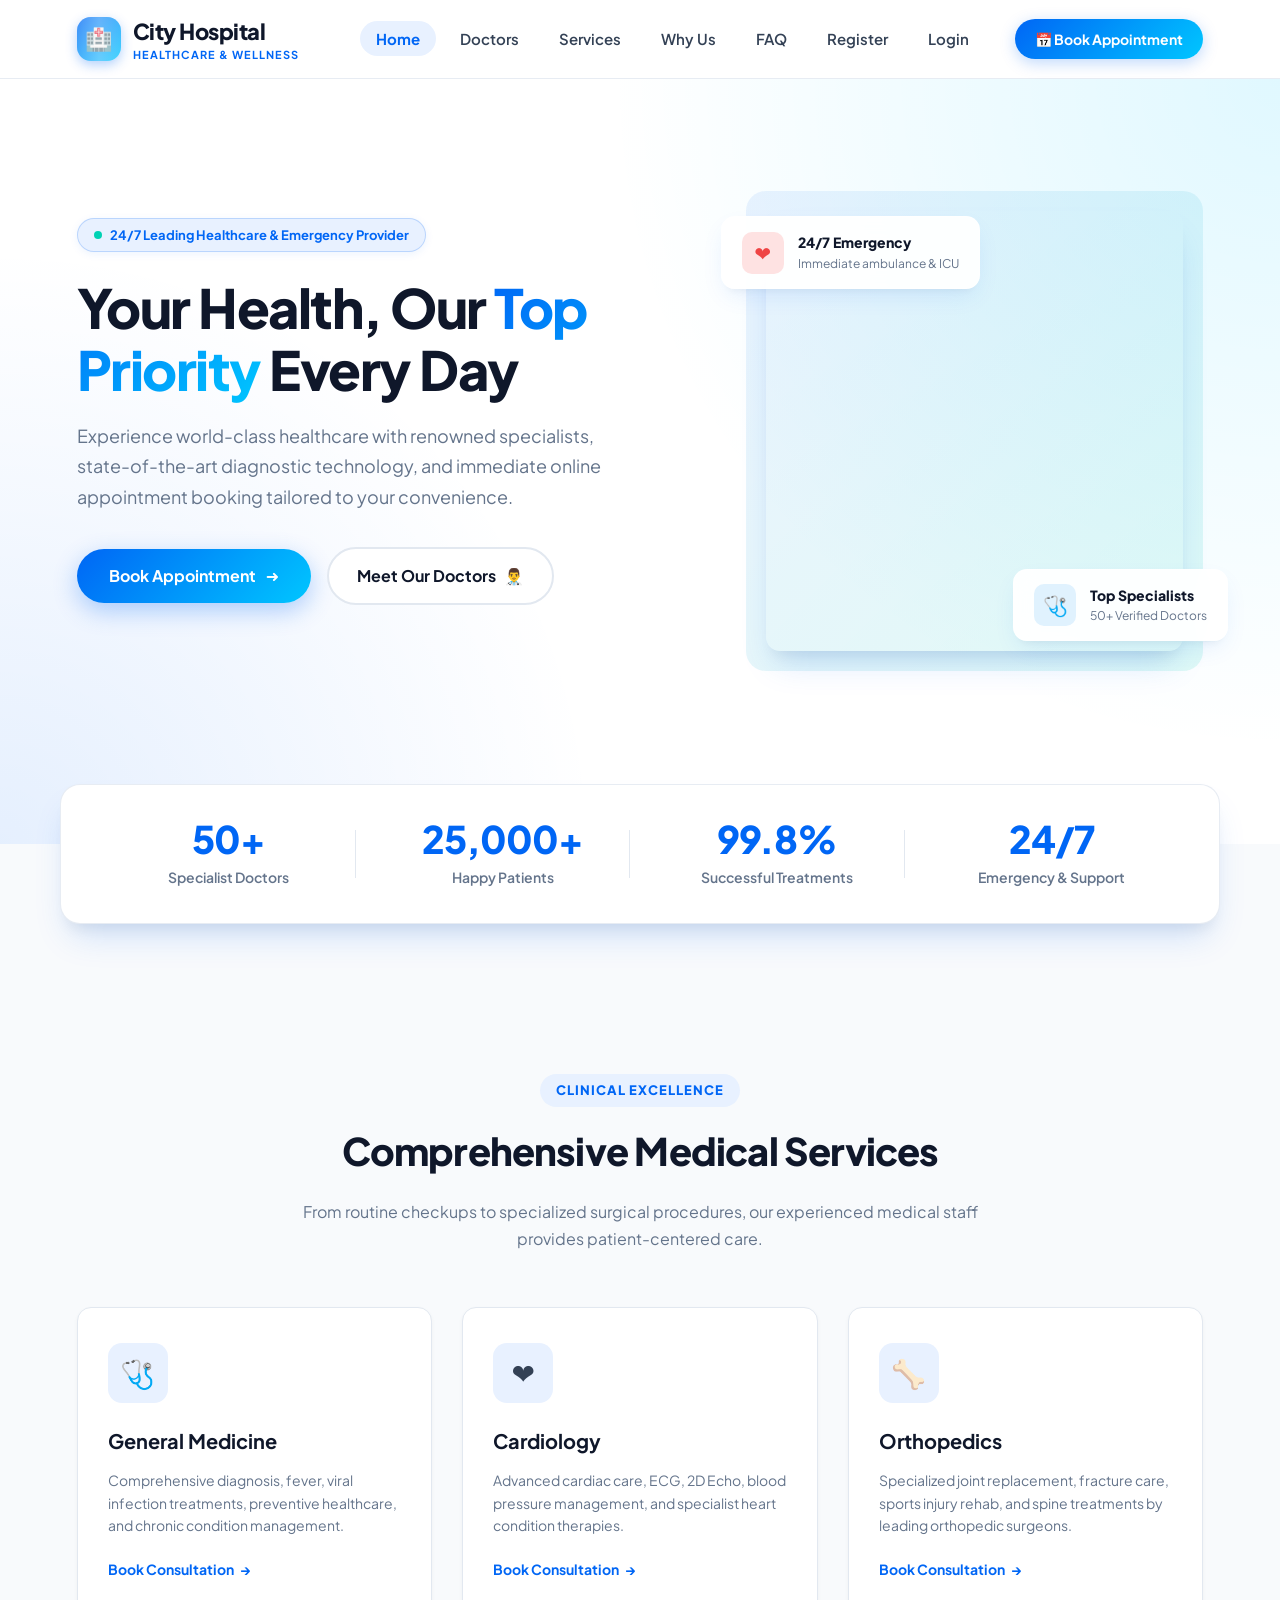
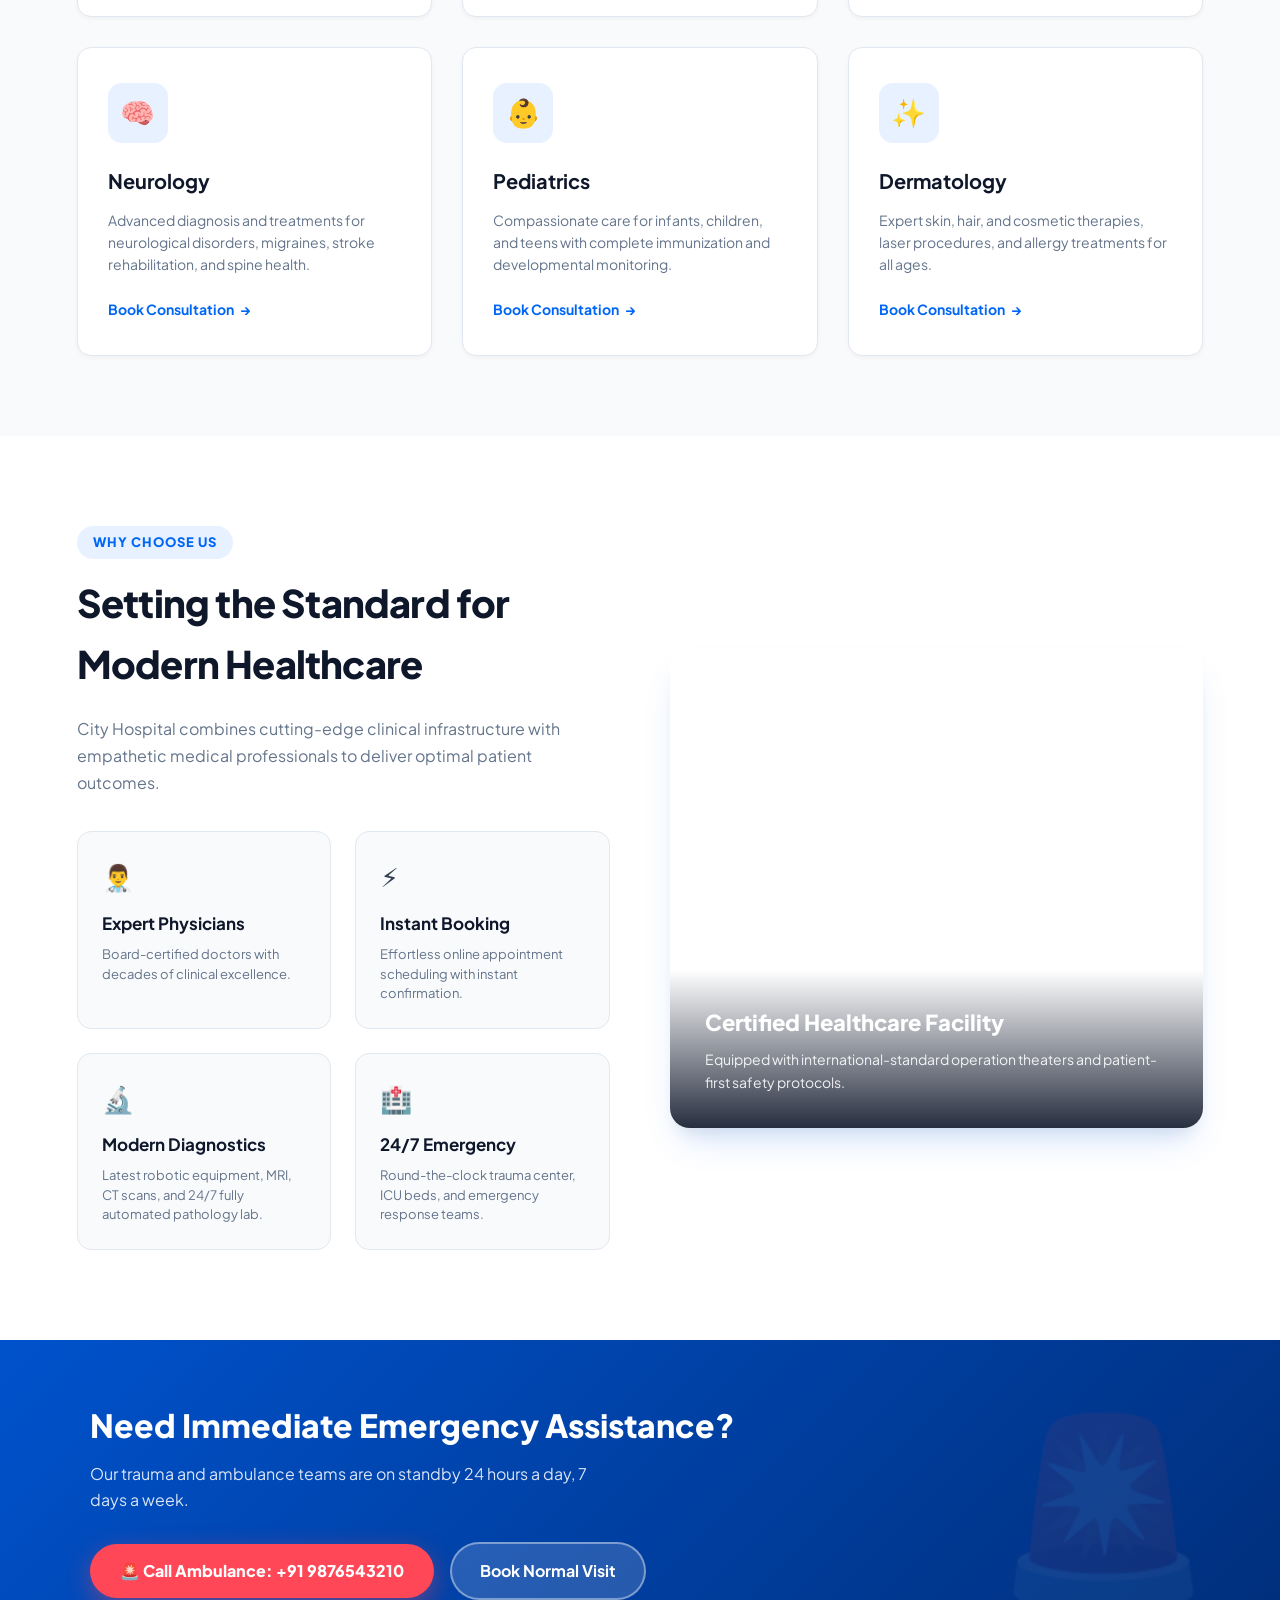
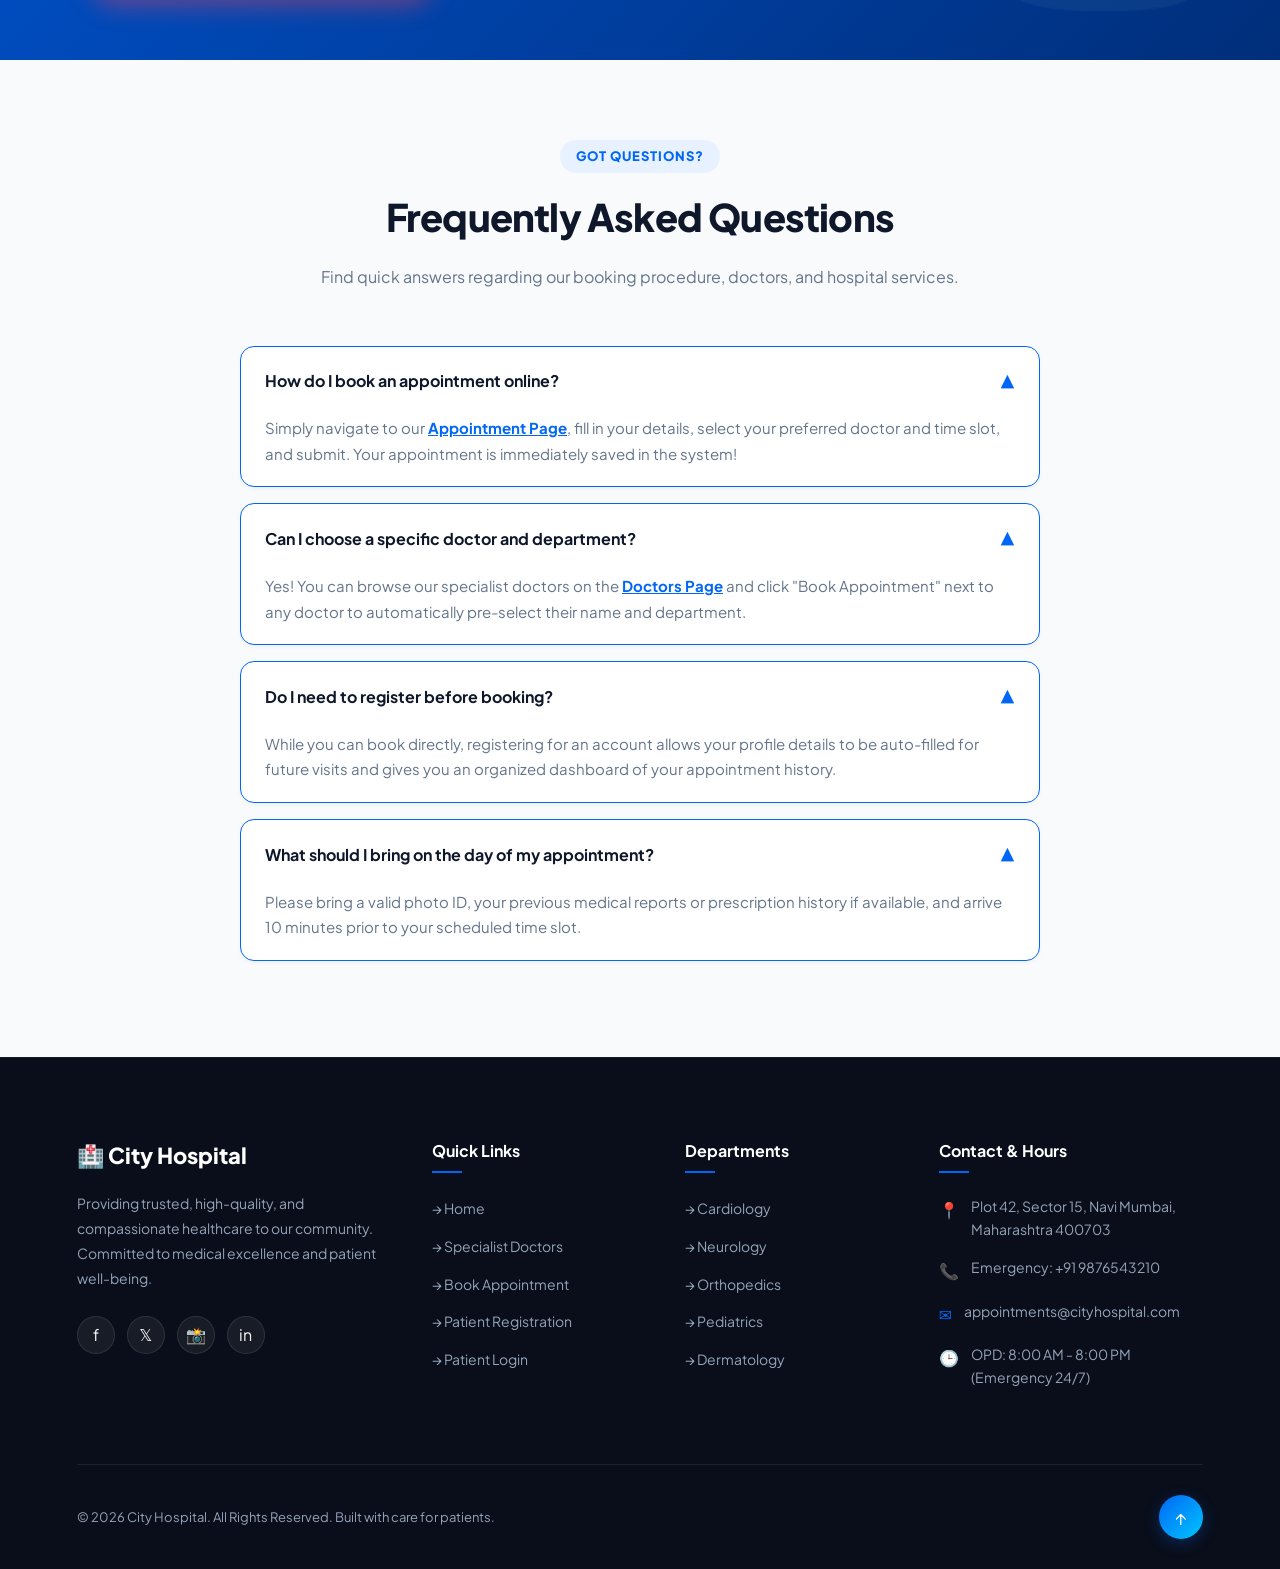
<file: index.html>
<!DOCTYPE html>
<html lang="en">
<head>
    <meta charset="UTF-8">
    <meta name="viewport" content="width=device-width, initial-scale=1.0">
    <title>City Hospital - Compassionate Care, Advanced Medicine</title>
    <link rel="stylesheet" href="style.css">
    <link rel="preconnect" href="https://fonts.googleapis.com">
    <link rel="preconnect" href="https://fonts.gstatic.com" crossorigin>
    <link href="https://fonts.googleapis.com/css2?family=Plus+Jakarta+Sans:wght@300;400;500;600;700;800&display=swap" rel="stylesheet">
</head>
<body>

<!-- Navigation Bar -->
<nav id="mainNav">
    <a href="index.html" class="logo">
        <div class="logo-icon">🏥</div>
        <div class="logo-text">
            <h2>City Hospital</h2>
            <span>Healthcare & Wellness</span>
        </div>
    </a>

    <button class="mobile-toggle" id="mobileToggle" aria-label="Toggle navigation">
        <span></span>
        <span></span>
        <span></span>
    </button>

    <div class="nav-links-container" id="navLinksContainer">
        <ul id="navMenu">
            <li><a href="index.html" class="active">Home</a></li>
            <li><a href="doctors.html">Doctors</a></li>
            <li><a href="#services">Services</a></li>
            <li><a href="#why-us">Why Us</a></li>
            <li><a href="#faq">FAQ</a></li>
            <li id="navAdminItem" style="display:none;"><a href="admin.html" id="navAdmin" class="nav-admin-btn">🛡️ Admin</a></li>
            <li id="navRegister"><a href="register.html">Register</a></li>
            <li id="navLogin"><a href="login.html">Login</a></li>
            <li id="navUser" style="display:none;">
                <span id="userNameBadge" style="color: var(--primary); font-weight: 700; margin-right: 8px; font-size: 14px;"></span>
                <a href="#" id="logoutBtn" style="color: var(--accent); font-weight: 700;">Logout</a>
            </li>
        </ul>

        <div class="nav-cta">
            <a href="appointment.html" class="btn-nav btn-nav-primary">
                <span>📅 Book Appointment</span>
            </a>
        </div>
    </div>
</nav>

<!-- Hero Section -->
<section class="hero">
    <div class="hero-grid">
        <div class="hero-content">
            <div class="hero-badge">
                <span class="pulse-dot"></span>
                <span>24/7 Leading Healthcare & Emergency Provider</span>
            </div>

            <h1>Your Health, Our <span class="gradient-text">Top Priority</span> Every Day</h1>

            <p>
                Experience world-class healthcare with renowned specialists, state-of-the-art diagnostic technology, and immediate online appointment booking tailored to your convenience.
            </p>

            <div class="hero-actions">
                <a href="appointment.html" class="btn-primary">
                    <span>Book Appointment</span>
                    <span>➜</span>
                </a>
                <a href="doctors.html" class="btn-secondary">
                    <span>Meet Our Doctors</span>
                    <span>👨‍⚕️</span>
                </a>
            </div>
        </div>

        <div class="hero-visual">
            <div class="hero-image-wrapper">
                <div class="hero-card-main"></div>

                <div class="floating-pill floating-pill-1">
                    <div class="floating-icon heart">❤️</div>
                    <div class="floating-text">
                        <h4>24/7 Emergency</h4>
                        <p>Immediate ambulance & ICU</p>
                    </div>
                </div>

                <div class="floating-pill floating-pill-2">
                    <div class="floating-icon doc">🩺</div>
                    <div class="floating-text">
                        <h4>Top Specialists</h4>
                        <p>50+ Verified Doctors</p>
                    </div>
                </div>
            </div>
        </div>
    </div>
</section>

<!-- Stats Bar -->
<div class="stats-bar reveal">
    <div class="stats-grid">
        <div class="stat-item">
            <div class="stat-number" data-target="50">50+</div>
            <div class="stat-label">Specialist Doctors</div>
        </div>
        <div class="stat-item">
            <div class="stat-number" data-target="25000">25,000+</div>
            <div class="stat-label">Happy Patients</div>
        </div>
        <div class="stat-item">
            <div class="stat-number" data-target="99">99.8%</div>
            <div class="stat-label">Successful Treatments</div>
        </div>
        <div class="stat-item">
            <div class="stat-number">24/7</div>
            <div class="stat-label">Emergency & Support</div>
        </div>
    </div>
</div>

<!-- Services Section -->
<section class="services" id="services">
    <div class="section-header reveal">
        <span class="section-tag">Clinical Excellence</span>
        <h2 class="section-title">Comprehensive Medical Services</h2>
        <p class="section-desc">
            From routine checkups to specialized surgical procedures, our experienced medical staff provides patient-centered care.
        </p>
    </div>

    <div class="service-container">
        <div class="service-card reveal">
            <div class="service-icon">🩺</div>
            <h3>General Medicine</h3>
            <p>Comprehensive diagnosis, fever, viral infection treatments, preventive healthcare, and chronic condition management.</p>
            <a href="appointment.html?department=General+Medicine" class="service-link">
                <span>Book Consultation</span> <span>→</span>
            </a>
        </div>

        <div class="service-card reveal">
            <div class="service-icon">❤️</div>
            <h3>Cardiology</h3>
            <p>Advanced cardiac care, ECG, 2D Echo, blood pressure management, and specialist heart condition therapies.</p>
            <a href="appointment.html?department=Cardiology" class="service-link">
                <span>Book Consultation</span> <span>→</span>
            </a>
        </div>

        <div class="service-card reveal">
            <div class="service-icon">🦴</div>
            <h3>Orthopedics</h3>
            <p>Specialized joint replacement, fracture care, sports injury rehab, and spine treatments by leading orthopedic surgeons.</p>
            <a href="appointment.html?department=Orthopedics" class="service-link">
                <span>Book Consultation</span> <span>→</span>
            </a>
        </div>

        <div class="service-card reveal">
            <div class="service-icon">🧠</div>
            <h3>Neurology</h3>
            <p>Advanced diagnosis and treatments for neurological disorders, migraines, stroke rehabilitation, and spine health.</p>
            <a href="appointment.html?department=Neurology" class="service-link">
                <span>Book Consultation</span> <span>→</span>
            </a>
        </div>

        <div class="service-card reveal">
            <div class="service-icon">👶</div>
            <h3>Pediatrics</h3>
            <p>Compassionate care for infants, children, and teens with complete immunization and developmental monitoring.</p>
            <a href="appointment.html?department=Pediatrics" class="service-link">
                <span>Book Consultation</span> <span>→</span>
            </a>
        </div>

        <div class="service-card reveal">
            <div class="service-icon">✨</div>
            <h3>Dermatology</h3>
            <p>Expert skin, hair, and cosmetic therapies, laser procedures, and allergy treatments for all ages.</p>
            <a href="appointment.html?department=Dermatology" class="service-link">
                <span>Book Consultation</span> <span>→</span>
            </a>
        </div>
    </div>
</section>

<!-- Why Choose Us -->
<section class="why-us" id="why-us">
    <div class="why-grid">
        <div class="why-content reveal">
            <span class="section-tag">Why Choose Us</span>
            <h2>Setting the Standard for Modern Healthcare</h2>
            <p>
                City Hospital combines cutting-edge clinical infrastructure with empathetic medical professionals to deliver optimal patient outcomes.
            </p>

            <div class="why-features">
                <div class="feature-box">
                    <div class="feature-icon">👨‍⚕️</div>
                    <h4>Expert Physicians</h4>
                    <p>Board-certified doctors with decades of clinical excellence.</p>
                </div>

                <div class="feature-box">
                    <div class="feature-icon">⚡</div>
                    <h4>Instant Booking</h4>
                    <p>Effortless online appointment scheduling with instant confirmation.</p>
                </div>

                <div class="feature-box">
                    <div class="feature-icon">🔬</div>
                    <h4>Modern Diagnostics</h4>
                    <p>Latest robotic equipment, MRI, CT scans, and 24/7 fully automated pathology lab.</p>
                </div>

                <div class="feature-box">
                    <div class="feature-icon">🏥</div>
                    <h4>24/7 Emergency</h4>
                    <p>Round-the-clock trauma center, ICU beds, and emergency response teams.</p>
                </div>
            </div>
        </div>

        <div class="why-image-panel reveal">
            <div class="why-image-overlay">
                <h3>Certified Healthcare Facility</h3>
                <p>Equipped with international-standard operation theaters and patient-first safety protocols.</p>
            </div>
        </div>
    </div>
</section>

<!-- Emergency CTA Banner -->
<section class="emergency-banner reveal">
    <div class="emergency-container">
        <div class="emergency-text">
            <h2>Need Immediate Emergency Assistance?</h2>
            <p>Our trauma and ambulance teams are on standby 24 hours a day, 7 days a week.</p>
        </div>
        <div class="emergency-contact-group">
            <a href="tel:+919876543210" class="btn-emergency">
                <span>🚨 Call Ambulance: +91 9876543210</span>
            </a>
            <a href="appointment.html" class="btn-secondary" style="background: rgba(255,255,255,0.15); color: white; border-color: rgba(255,255,255,0.4);">
                <span>Book Normal Visit</span>
            </a>
        </div>
    </div>
</section>

<!-- FAQ Section -->
<section class="faq-section" id="faq">
    <div class="section-header reveal">
        <span class="section-tag">Got Questions?</span>
        <h2 class="section-title">Frequently Asked Questions</h2>
        <p class="section-desc">Find quick answers regarding our booking procedure, doctors, and hospital services.</p>
    </div>

    <div class="faq-container">
        <div class="faq-item reveal">
            <div class="faq-question">
                <span>How do I book an appointment online?</span>
                <span class="faq-toggle-icon">▼</span>
            </div>
            <div class="faq-answer">
                <p>Simply navigate to our <a href="appointment.html" style="color: var(--primary); font-weight: bold;">Appointment Page</a>, fill in your details, select your preferred doctor and time slot, and submit. Your appointment is immediately saved in the system!</p>
            </div>
        </div>

        <div class="faq-item reveal">
            <div class="faq-question">
                <span>Can I choose a specific doctor and department?</span>
                <span class="faq-toggle-icon">▼</span>
            </div>
            <div class="faq-answer">
                <p>Yes! You can browse our specialist doctors on the <a href="doctors.html" style="color: var(--primary); font-weight: bold;">Doctors Page</a> and click "Book Appointment" next to any doctor to automatically pre-select their name and department.</p>
            </div>
        </div>

        <div class="faq-item reveal">
            <div class="faq-question">
                <span>Do I need to register before booking?</span>
                <span class="faq-toggle-icon">▼</span>
            </div>
            <div class="faq-answer">
                <p>While you can book directly, registering for an account allows your profile details to be auto-filled for future visits and gives you an organized dashboard of your appointment history.</p>
            </div>
        </div>

        <div class="faq-item reveal">
            <div class="faq-question">
                <span>What should I bring on the day of my appointment?</span>
                <span class="faq-toggle-icon">▼</span>
            </div>
            <div class="faq-answer">
                <p>Please bring a valid photo ID, your previous medical reports or prescription history if available, and arrive 10 minutes prior to your scheduled time slot.</p>
            </div>
        </div>
    </div>
</section>

<!-- Modern Multi-Column Footer -->
<footer>
    <div class="footer-top">
        <div class="footer-brand">
            <h3>🏥 City Hospital</h3>
            <p>
                Providing trusted, high-quality, and compassionate healthcare to our community. Committed to medical excellence and patient well-being.
            </p>
            <div class="footer-socials">
                <a href="#" class="social-link" title="Facebook">f</a>
                <a href="#" class="social-link" title="Twitter">𝕏</a>
                <a href="#" class="social-link" title="Instagram">📸</a>
                <a href="#" class="social-link" title="LinkedIn">in</a>
            </div>
        </div>

        <div class="footer-col">
            <h4>Quick Links</h4>
            <ul class="footer-links">
                <li><a href="index.html">→ Home</a></li>
                <li><a href="doctors.html">→ Specialist Doctors</a></li>
                <li><a href="appointment.html">→ Book Appointment</a></li>
                <li><a href="register.html">→ Patient Registration</a></li>
                <li><a href="login.html">→ Patient Login</a></li>
            </ul>
        </div>

        <div class="footer-col">
            <h4>Departments</h4>
            <ul class="footer-links">
                <li><a href="appointment.html?department=Cardiology">→ Cardiology</a></li>
                <li><a href="appointment.html?department=Neurology">→ Neurology</a></li>
                <li><a href="appointment.html?department=Orthopedics">→ Orthopedics</a></li>
                <li><a href="appointment.html?department=Pediatrics">→ Pediatrics</a></li>
                <li><a href="appointment.html?department=Dermatology">→ Dermatology</a></li>
            </ul>
        </div>

        <div class="footer-col">
            <h4>Contact & Hours</h4>
            <div class="footer-contact-item">
                <span class="footer-contact-icon">📍</span>
                <span>Plot 42, Sector 15, Navi Mumbai, Maharashtra 400703</span>
            </div>
            <div class="footer-contact-item">
                <span class="footer-contact-icon">📞</span>
                <span>Emergency: +91 9876543210</span>
            </div>
            <div class="footer-contact-item">
                <span class="footer-contact-icon">✉</span>
                <span>appointments@cityhospital.com</span>
            </div>
            <div class="footer-contact-item">
                <span class="footer-contact-icon">🕒</span>
                <span>OPD: 8:00 AM - 8:00 PM (Emergency 24/7)</span>
            </div>
        </div>
    </div>

    <div class="footer-bottom">
        <p>© 2026 City Hospital. All Rights Reserved. Built with care for patients.</p>
        <button class="back-to-top" id="backToTop" title="Scroll to top">↑</button>
    </div>
</footer>

<script src="script.js"></script>

</body>
</html>
</file>
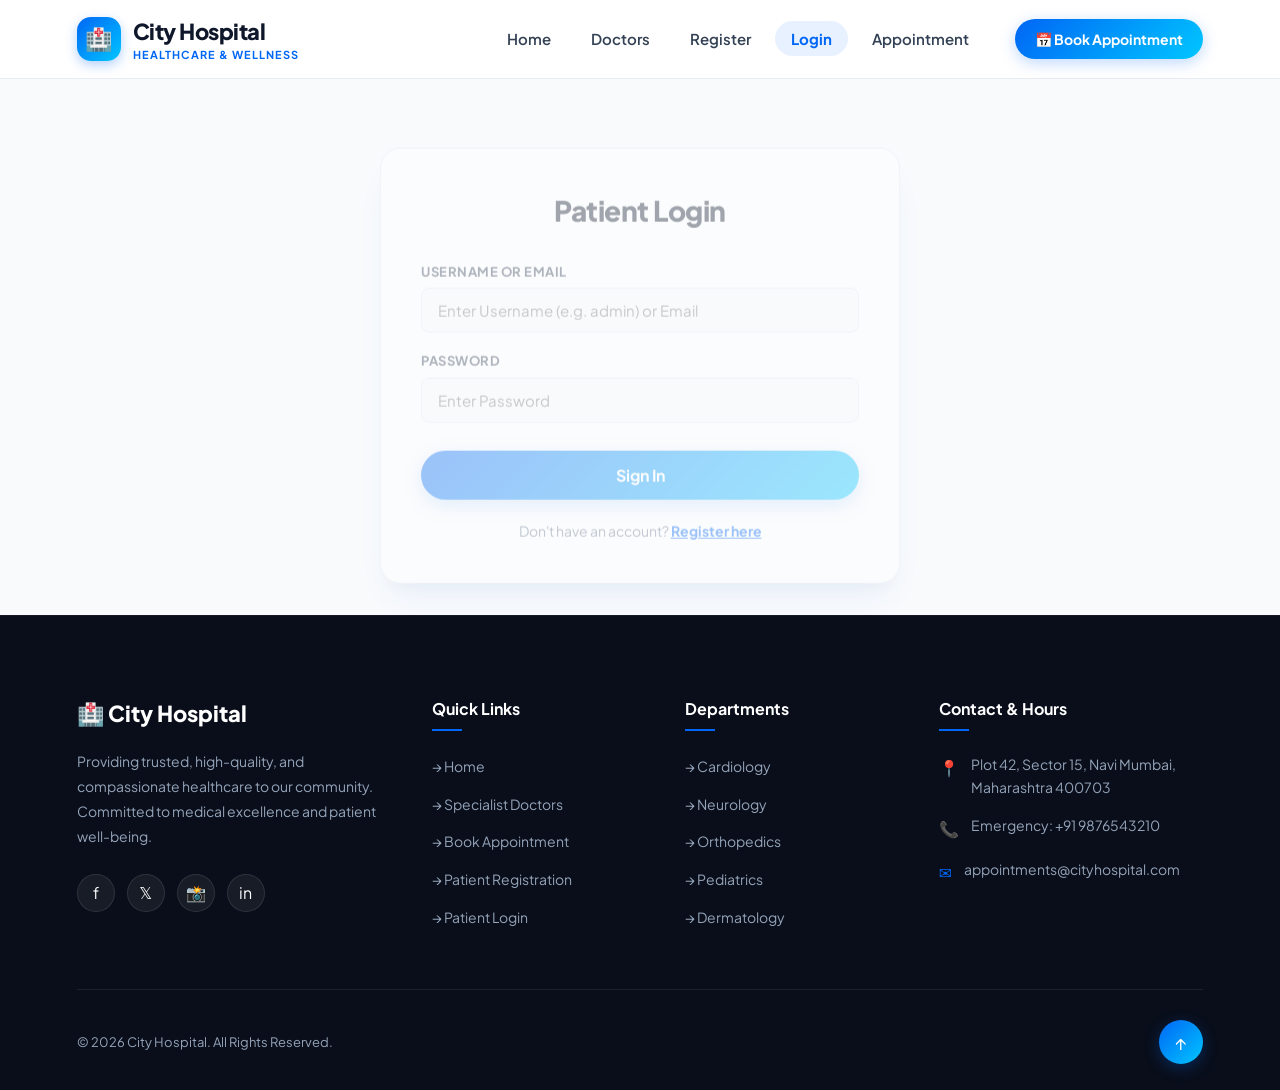
<file: admin.html>
<!DOCTYPE html>
<html lang="en">
<head>
    <meta charset="UTF-8">
    <meta name="viewport" content="width=device-width, initial-scale=1.0">
    <title>Admin Dashboard - City Hospital Management</title>
    <link rel="stylesheet" href="style.css">
    <link rel="preconnect" href="https://fonts.googleapis.com">
    <link rel="preconnect" href="https://fonts.gstatic.com" crossorigin>
    <link href="https://fonts.googleapis.com/css2?family=Plus+Jakarta+Sans:wght@300;400;500;600;700;800&display=swap" rel="stylesheet">
</head>
<body style="background-color: #f1f5f9;">

<!-- Navigation -->
<nav id="mainNav">
    <a href="index.html" class="logo">
        <div class="logo-icon">🏥</div>
        <div class="logo-text">
            <h2>City Hospital</h2>
            <span>Admin Control Center</span>
        </div>
    </a>

    <button class="mobile-toggle" id="mobileToggle" aria-label="Toggle navigation">
        <span></span>
        <span></span>
        <span></span>
    </button>

    <div class="nav-links-container" id="navLinksContainer">
        <ul id="navMenu">
            <li><a href="index.html">Home</a></li>
            <li><a href="doctors.html">Doctors</a></li>
            <li><a href="appointment.html">Book Appointment</a></li>
            <li><a href="admin.html" class="active nav-admin-btn">🛡️ Admin Panel</a></li>
            <li id="navUser">
                <span id="userNameBadge" style="color: var(--primary); font-weight: 700; margin-right: 8px; font-size: 14px;">👤 Admin</span>
                <a href="#" id="logoutBtn" style="color: var(--accent); font-weight: 700;">Logout</a>
            </li>
        </ul>
    </div>
</nav>

<!-- Admin Dashboard Main Wrapper -->
<div class="admin-page-wrapper">

    <!-- Header Banner Card -->
    <div class="admin-header-card">
        <div class="admin-header-left">
            <h1>
                <span>🏥 Executive Administration</span>
                <span class="admin-badge">Live System</span>
            </h1>
            <p>Real-time clinical operations, appointments orchestration, medical staff and patient database management.</p>
        </div>
        <div class="admin-header-actions">
            <button class="btn-primary" id="btnRefreshStats" style="padding: 10px 20px; font-size: 14px;">
                <span>🔄 Refresh Data</span>
            </button>
            <a href="index.html" class="btn-secondary" style="padding: 10px 18px; font-size: 14px; background: rgba(255,255,255,0.1); color: white; border-color: rgba(255,255,255,0.2);">
                <span>🌐 Public Site</span>
            </a>
        </div>
    </div>

    <!-- Navigation Tabs -->
    <div class="admin-tab-nav">
        <button class="admin-tab-btn active" data-tab="tabOverview">
            <span>📊 System Overview</span>
        </button>
        <button class="admin-tab-btn" data-tab="tabAppointments">
            <span>📅 Appointments Manager</span>
        </button>
        <button class="admin-tab-btn" data-tab="tabDoctors">
            <span>👨‍⚕️ Doctors Directory</span>
        </button>
        <button class="admin-tab-btn" data-tab="tabPatients">
            <span>👥 Patients Registry</span>
        </button>
    </div>

    <!-- ================= TAB 1: OVERVIEW ================= -->
    <div class="admin-tab-pane active" id="tabOverview">

        <!-- KPI Metrics Grid -->
        <div class="admin-kpi-grid">
            <div class="admin-kpi-card">
                <div class="kpi-icon-box kpi-icon-blue">👥</div>
                <div class="kpi-info">
                    <h3 id="statTotalPatients">0</h3>
                    <p>Total Patients</p>
                </div>
            </div>

            <div class="admin-kpi-card">
                <div class="kpi-icon-box kpi-icon-emerald">👨‍⚕️</div>
                <div class="kpi-info">
                    <h3 id="statTotalDoctors">0</h3>
                    <p>Specialist Doctors</p>
                </div>
            </div>

            <div class="admin-kpi-card">
                <div class="kpi-icon-box kpi-icon-purple">📋</div>
                <div class="kpi-info">
                    <h3 id="statTotalAppointments">0</h3>
                    <p>Total Appointments</p>
                </div>
            </div>

            <div class="admin-kpi-card">
                <div class="kpi-icon-box kpi-icon-amber">⏳</div>
                <div class="kpi-info">
                    <h3 id="statPendingAppointments">0</h3>
                    <p>Pending Review</p>
                </div>
            </div>

            <div class="admin-kpi-card">
                <div class="kpi-icon-box kpi-icon-emerald">✅</div>
                <div class="kpi-info">
                    <h3 id="statConfirmedAppointments">0</h3>
                    <p>Confirmed Visits</p>
                </div>
            </div>

            <div class="admin-kpi-card">
                <div class="kpi-icon-box kpi-icon-blue">🎯</div>
                <div class="kpi-info">
                    <h3 id="statCompletedAppointments">0</h3>
                    <p>Completed Treatments</p>
                </div>
            </div>
        </div>

        <!-- Analytics Charts Row -->
        <div class="admin-analytics-grid">
            <!-- Department Distribution Chart -->
            <div class="admin-chart-card">
                <h3>
                    <span>🏢 Appointments by Department</span>
                    <span style="font-size: 12px; color: var(--gray-600); font-weight: normal;">Live Allocation</span>
                </h3>
                <div class="chart-bar-group" id="deptChartContainer">
                    <p style="color: var(--gray-600); text-align: center; padding: 20px;">Loading department distribution...</p>
                </div>
            </div>

            <!-- Status Distribution Chart -->
            <div class="admin-chart-card">
                <h3>
                    <span>📊 Appointment Status Breakdown</span>
                    <span style="font-size: 12px; color: var(--gray-600); font-weight: normal;">Overall Portfolio</span>
                </h3>
                <div class="chart-bar-group" id="statusChartContainer">
                    <p style="color: var(--gray-600); text-align: center; padding: 20px;">Loading status distribution...</p>
                </div>
            </div>
        </div>

        <!-- Recent Activity Feeds -->
        <div style="display: grid; grid-template-columns: 1.2fr 0.8fr; gap: 24px;">
            <!-- Recent Appointments Card -->
            <div class="admin-chart-card">
                <h3>
                    <span>⏱️ Recent Bookings</span>
                    <button class="btn-table-action btn-table-view" onclick="switchAdminTab('tabAppointments')">View All →</button>
                </h3>
                <div class="table-responsive">
                    <table class="admin-data-table">
                        <thead>
                            <tr>
                                <th>#</th>
                                <th>Patient</th>
                                <th>Doctor</th>
                                <th>Date & Time</th>
                                <th>Status</th>
                            </tr>
                        </thead>
                        <tbody id="recentAppointmentsTable">
                            <tr><td colspan="5" style="text-align:center;">Loading recent bookings...</td></tr>
                        </tbody>
                    </table>
                </div>
            </div>

            <!-- Recent Patients Card -->
            <div class="admin-chart-card">
                <h3>
                    <span>👤 Newly Registered Patients</span>
                    <button class="btn-table-action btn-table-view" onclick="switchAdminTab('tabPatients')">View All →</button>
                </h3>
                <div class="table-responsive">
                    <table class="admin-data-table">
                        <thead>
                            <tr>
                                <th>Name</th>
                                <th>Contact</th>
                                <th>Joined</th>
                            </tr>
                        </thead>
                        <tbody id="recentPatientsTable">
                            <tr><td colspan="3" style="text-align:center;">Loading recent patients...</td></tr>
                        </tbody>
                    </table>
                </div>
            </div>
        </div>

    </div>

    <!-- ================= TAB 2: APPOINTMENTS MANAGER ================= -->
    <div class="admin-tab-pane" id="tabAppointments">
        <div class="admin-card">
            <div class="admin-card-header">
                <div class="admin-card-title">
                    <h2>📅 Appointments Management</h2>
                    <p>Search, filter, update appointment status, reschedule or delete visits.</p>
                </div>
                <div class="admin-controls-bar">
                    <input type="text" id="aptSearchInput" class="admin-search-input" placeholder="Search patient, doctor, ID...">
                    
                    <select id="aptStatusFilter" class="admin-filter-select">
                        <option value="All">All Statuses</option>
                        <option value="Pending">Pending</option>
                        <option value="Confirmed">Confirmed</option>
                        <option value="Completed">Completed</option>
                        <option value="Cancelled">Cancelled</option>
                    </select>

                    <select id="aptDeptFilter" class="admin-filter-select">
                        <option value="All">All Departments</option>
                        <option value="General Medicine">General Medicine</option>
                        <option value="Cardiology">Cardiology</option>
                        <option value="Orthopedics">Orthopedics</option>
                        <option value="Neurology">Neurology</option>
                        <option value="Pediatrics">Pediatrics</option>
                        <option value="Dermatology">Dermatology</option>
                        <option value="Gynecology">Gynecology</option>
                    </select>

                    <button class="btn-primary" id="btnOpenNewAptModal" style="padding: 10px 18px; font-size: 14px;">
                        <span>+ New Appointment</span>
                    </button>
                </div>
            </div>

            <div class="table-responsive">
                <table class="admin-data-table">
                    <thead>
                        <tr>
                            <th>#ID</th>
                            <th>Patient Name</th>
                            <th>Contact</th>
                            <th>Department</th>
                            <th>Doctor</th>
                            <th>Date / Time</th>
                            <th>Status Transition</th>
                            <th>Actions</th>
                        </tr>
                    </thead>
                    <tbody id="adminAppointmentsTbody">
                        <tr><td colspan="8" style="text-align:center;">Loading appointments...</td></tr>
                    </tbody>
                </table>
            </div>
        </div>
    </div>

    <!-- ================= TAB 3: DOCTORS DIRECTORY ================= -->
    <div class="admin-tab-pane" id="tabDoctors">
        <div class="admin-card">
            <div class="admin-card-header">
                <div class="admin-card-title">
                    <h2>👨‍⚕️ Specialist Doctors Directory</h2>
                    <p>Manage clinical medical staff, qualifications, specialties, and experience.</p>
                </div>
                <div class="admin-controls-bar">
                    <input type="text" id="docSearchInput" class="admin-search-input" placeholder="Search doctor or specialty...">
                    <button class="btn-primary" id="btnOpenAddDoctorModal" style="padding: 10px 18px; font-size: 14px;">
                        <span>+ Add Doctor</span>
                    </button>
                </div>
            </div>

            <div class="table-responsive">
                <table class="admin-data-table">
                    <thead>
                        <tr>
                            <th>#ID</th>
                            <th>Doctor Name</th>
                            <th>Department</th>
                            <th>Specialization</th>
                            <th>Experience</th>
                            <th>Actions</th>
                        </tr>
                    </thead>
                    <tbody id="adminDoctorsTbody">
                        <tr><td colspan="6" style="text-align:center;">Loading doctors directory...</td></tr>
                    </tbody>
                </table>
            </div>
        </div>
    </div>

    <!-- ================= TAB 4: PATIENTS REGISTRY ================= -->
    <div class="admin-tab-pane" id="tabPatients">
        <div class="admin-card">
            <div class="admin-card-header">
                <div class="admin-card-title">
                    <h2>👥 Registered Patients Database</h2>
                    <p>Search patient medical profiles, demographics, contact info, and booking volume.</p>
                </div>
                <div class="admin-controls-bar">
                    <input type="text" id="patientSearchInput" class="admin-search-input" placeholder="Search patient name, email, phone...">
                    <button class="btn-primary" id="btnOpenAddPatientModal" style="padding: 10px 18px; font-size: 14px;">
                        <span>+ Register Patient</span>
                    </button>
                </div>
            </div>

            <div class="table-responsive">
                <table class="admin-data-table">
                    <thead>
                        <tr>
                            <th>#ID</th>
                            <th>Full Name</th>
                            <th>Email Address</th>
                            <th>Mobile</th>
                            <th>Age / Gender</th>
                            <th>Appointments</th>
                            <th>Registered</th>
                            <th>Actions</th>
                        </tr>
                    </thead>
                    <tbody id="adminPatientsTbody">
                        <tr><td colspan="8" style="text-align:center;">Loading patients registry...</td></tr>
                    </tbody>
                </table>
            </div>
        </div>
    </div>

</div>

<!-- ================= MODALS ================= -->

<!-- 1. Doctor Modal (Add / Edit) -->
<div class="modal-backdrop" id="doctorModal">
    <div class="modal-box">
        <div class="modal-header">
            <h3 id="doctorModalTitle">Add Specialist Doctor</h3>
            <button class="modal-close-btn" onclick="closeModal('doctorModal')">&times;</button>
        </div>
        <form id="doctorForm">
            <input type="hidden" id="docFormId">
            <div class="modal-body">
                <label for="docFormName" style="font-weight:700; display:block; margin-bottom:6px;">Doctor Full Name</label>
                <input type="text" id="docFormName" placeholder="e.g. Dr. Raj Sharma" required style="width:100%; padding:10px 14px; border:1px solid var(--gray-300); border-radius:var(--radius-sm); margin-bottom:14px;">

                <label for="docFormDept" style="font-weight:700; display:block; margin-bottom:6px;">Department</label>
                <select id="docFormDept" required style="width:100%; padding:10px 14px; border:1px solid var(--gray-300); border-radius:var(--radius-sm); margin-bottom:14px;">
                    <option value="">Select Department</option>
                    <option value="Cardiology">Cardiology</option>
                    <option value="Orthopedics">Orthopedics</option>
                    <option value="Neurology">Neurology</option>
                    <option value="Dermatology">Dermatology</option>
                    <option value="Pediatrics">Pediatrics</option>
                    <option value="Gynecology">Gynecology</option>
                    <option value="General Medicine">General Medicine</option>
                </select>

                <label for="docFormSpec" style="font-weight:700; display:block; margin-bottom:6px;">Specialization & Focus</label>
                <input type="text" id="docFormSpec" placeholder="e.g. Heart Diseases, ECG, Angioplasty" required style="width:100%; padding:10px 14px; border:1px solid var(--gray-300); border-radius:var(--radius-sm); margin-bottom:14px;">

                <label for="docFormExp" style="font-weight:700; display:block; margin-bottom:6px;">Clinical Experience</label>
                <input type="text" id="docFormExp" placeholder="e.g. 15+ Years" required style="width:100%; padding:10px 14px; border:1px solid var(--gray-300); border-radius:var(--radius-sm);">
            </div>
            <div class="modal-footer">
                <button type="button" class="btn-secondary" onclick="closeModal('doctorModal')">Cancel</button>
                <button type="submit" class="btn-primary" id="btnSaveDoctor">Save Doctor</button>
            </div>
        </form>
    </div>
</div>

<!-- 2. Appointment Modal (Add / Edit) -->
<div class="modal-backdrop" id="appointmentModal">
    <div class="modal-box">
        <div class="modal-header">
            <h3 id="aptModalTitle">Schedule / Edit Appointment</h3>
            <button class="modal-close-btn" onclick="closeModal('appointmentModal')">&times;</button>
        </div>
        <form id="adminAptForm">
            <input type="hidden" id="aptFormId">
            <div class="modal-body">
                <label for="aptFormPatient" style="font-weight:700; display:block; margin-bottom:6px;">Patient Name</label>
                <input type="text" id="aptFormPatient" required style="width:100%; padding:10px 14px; border:1px solid var(--gray-300); border-radius:var(--radius-sm); margin-bottom:14px;">

                <div style="display:grid; grid-template-columns:1fr 1fr; gap:12px; margin-bottom:14px;">
                    <div>
                        <label for="aptFormEmail" style="font-weight:700; display:block; margin-bottom:6px;">Email</label>
                        <input type="email" id="aptFormEmail" required style="width:100%; padding:10px 14px; border:1px solid var(--gray-300); border-radius:var(--radius-sm);">
                    </div>
                    <div>
                        <label for="aptFormMobile" style="font-weight:700; display:block; margin-bottom:6px;">Mobile (10 digits)</label>
                        <input type="tel" id="aptFormMobile" pattern="[0-9]{10}" maxlength="10" required style="width:100%; padding:10px 14px; border:1px solid var(--gray-300); border-radius:var(--radius-sm);">
                    </div>
                </div>

                <div style="display:grid; grid-template-columns:1fr 1fr; gap:12px; margin-bottom:14px;">
                    <div>
                        <label for="aptFormDept" style="font-weight:700; display:block; margin-bottom:6px;">Department</label>
                        <select id="aptFormDept" required style="width:100%; padding:10px 14px; border:1px solid var(--gray-300); border-radius:var(--radius-sm);">
                            <option value="General Medicine">General Medicine</option>
                            <option value="Cardiology">Cardiology</option>
                            <option value="Orthopedics">Orthopedics</option>
                            <option value="Neurology">Neurology</option>
                            <option value="Pediatrics">Pediatrics</option>
                            <option value="Dermatology">Dermatology</option>
                            <option value="Gynecology">Gynecology</option>
                        </select>
                    </div>
                    <div>
                        <label for="aptFormDoctor" style="font-weight:700; display:block; margin-bottom:6px;">Assigned Doctor</label>
                        <select id="aptFormDoctor" required style="width:100%; padding:10px 14px; border:1px solid var(--gray-300); border-radius:var(--radius-sm);">
                            <option value="">Select Doctor</option>
                        </select>
                    </div>
                </div>

                <div style="display:grid; grid-template-columns:1fr 1fr; gap:12px; margin-bottom:14px;">
                    <div>
                        <label for="aptFormDate" style="font-weight:700; display:block; margin-bottom:6px;">Appointment Date</label>
                        <input type="date" id="aptFormDate" required style="width:100%; padding:10px 14px; border:1px solid var(--gray-300); border-radius:var(--radius-sm);">
                    </div>
                    <div>
                        <label for="aptFormTime" style="font-weight:700; display:block; margin-bottom:6px;">Appointment Time</label>
                        <input type="time" id="aptFormTime" required style="width:100%; padding:10px 14px; border:1px solid var(--gray-300); border-radius:var(--radius-sm);">
                    </div>
                </div>

                <div style="margin-bottom:14px;">
                    <label for="aptFormStatus" style="font-weight:700; display:block; margin-bottom:6px;">Status</label>
                    <select id="aptFormStatus" required style="width:100%; padding:10px 14px; border:1px solid var(--gray-300); border-radius:var(--radius-sm);">
                        <option value="Pending">Pending</option>
                        <option value="Confirmed">Confirmed</option>
                        <option value="Completed">Completed</option>
                        <option value="Cancelled">Cancelled</option>
                    </select>
                </div>

                <div>
                    <label for="aptFormSymptoms" style="font-weight:700; display:block; margin-bottom:6px;">Symptoms / Clinical Notes</label>
                    <textarea id="aptFormSymptoms" rows="2" style="width:100%; padding:10px 14px; border:1px solid var(--gray-300); border-radius:var(--radius-sm);"></textarea>
                </div>
            </div>
            <div class="modal-footer">
                <button type="button" class="btn-secondary" onclick="closeModal('appointmentModal')">Cancel</button>
                <button type="submit" class="btn-primary" id="btnSaveAppointment">Save Appointment</button>
            </div>
        </form>
    </div>
</div>

<!-- 3. Patient Modal (Add / Edit) -->
<div class="modal-backdrop" id="patientModal">
    <div class="modal-box">
        <div class="modal-header">
            <h3 id="patientModalTitle">Register / Edit Patient</h3>
            <button class="modal-close-btn" onclick="closeModal('patientModal')">&times;</button>
        </div>
        <form id="adminPatientForm">
            <input type="hidden" id="patientFormId">
            <div class="modal-body">
                <label for="patientFormName" style="font-weight:700; display:block; margin-bottom:6px;">Patient Full Name</label>
                <input type="text" id="patientFormName" required style="width:100%; padding:10px 14px; border:1px solid var(--gray-300); border-radius:var(--radius-sm); margin-bottom:14px;">

                <div style="display:grid; grid-template-columns:1fr 1fr; gap:12px; margin-bottom:14px;">
                    <div>
                        <label for="patientFormEmail" style="font-weight:700; display:block; margin-bottom:6px;">Email Address</label>
                        <input type="email" id="patientFormEmail" required style="width:100%; padding:10px 14px; border:1px solid var(--gray-300); border-radius:var(--radius-sm);">
                    </div>
                    <div>
                        <label for="patientFormMobile" style="font-weight:700; display:block; margin-bottom:6px;">Mobile Number</label>
                        <input type="tel" id="patientFormMobile" pattern="[0-9]{10}" maxlength="10" required style="width:100%; padding:10px 14px; border:1px solid var(--gray-300); border-radius:var(--radius-sm);">
                    </div>
                </div>

                <div style="display:grid; grid-template-columns:1fr 1fr; gap:12px;">
                    <div>
                        <label for="patientFormAge" style="font-weight:700; display:block; margin-bottom:6px;">Age</label>
                        <input type="number" id="patientFormAge" min="1" max="120" required style="width:100%; padding:10px 14px; border:1px solid var(--gray-300); border-radius:var(--radius-sm);">
                    </div>
                    <div>
                        <label for="patientFormGender" style="font-weight:700; display:block; margin-bottom:6px;">Gender</label>
                        <select id="patientFormGender" required style="width:100%; padding:10px 14px; border:1px solid var(--gray-300); border-radius:var(--radius-sm);">
                            <option value="Male">Male</option>
                            <option value="Female">Female</option>
                            <option value="Other">Other</option>
                        </select>
                    </div>
                </div>
            </div>
            <div class="modal-footer">
                <button type="button" class="btn-secondary" onclick="closeModal('patientModal')">Cancel</button>
                <button type="submit" class="btn-primary" id="btnSavePatient">Save Patient</button>
            </div>
        </form>
    </div>
</div>

<!-- Toast Container -->
<div class="admin-toast-container" id="toastContainer"></div>

<!-- Footer -->
<footer>
    <div class="footer-bottom">
        <p>© 2026 City Hospital - Administrative Operations Console. Authorized Access Only.</p>
    </div>
</footer>

<script src="script.js"></script>

</body>
</html>
</file>
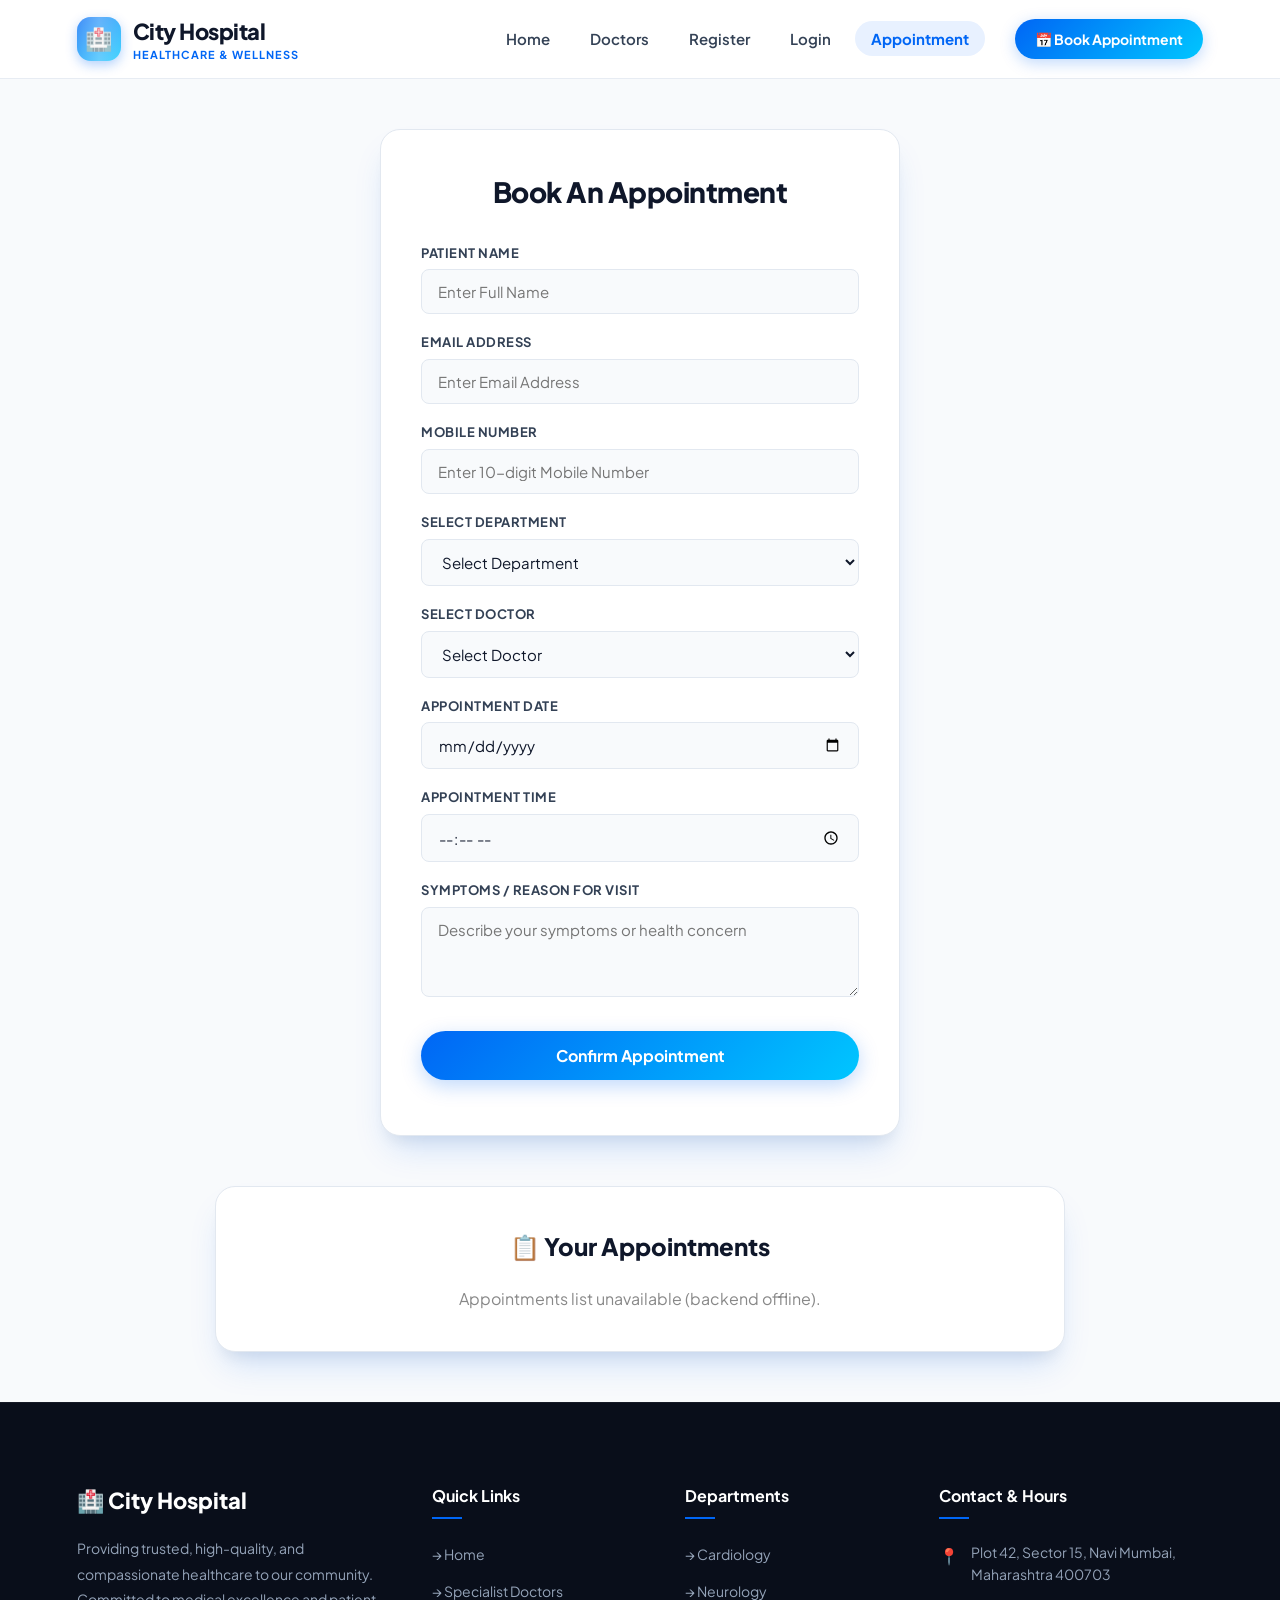
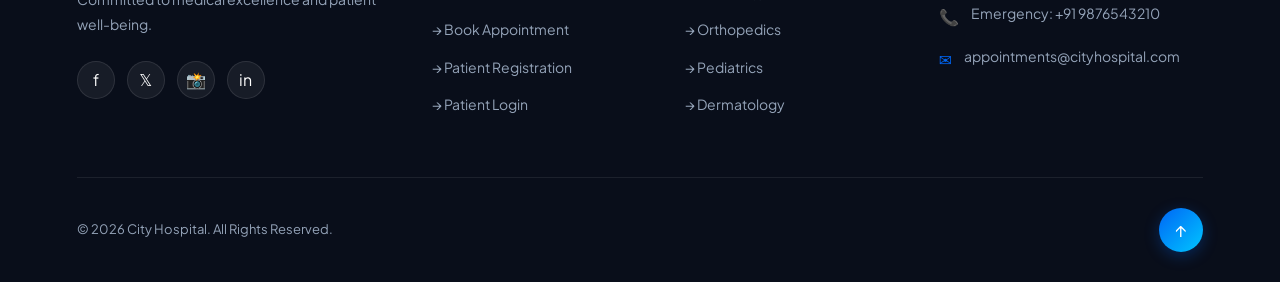
<file: appointment.html>
<!DOCTYPE html>
<html lang="en">
<head>
    <meta charset="UTF-8">
    <meta name="viewport" content="width=device-width, initial-scale=1.0">
    <title>Book Appointment - City Hospital</title>
    <link rel="stylesheet" href="style.css">
    <link rel="preconnect" href="https://fonts.googleapis.com">
    <link rel="preconnect" href="https://fonts.gstatic.com" crossorigin>
    <link href="https://fonts.googleapis.com/css2?family=Plus+Jakarta+Sans:wght@300;400;500;600;700;800&display=swap" rel="stylesheet">
</head>
<body>

<!-- Navigation -->
<nav id="mainNav">
    <a href="index.html" class="logo">
        <div class="logo-icon">🏥</div>
        <div class="logo-text">
            <h2>City Hospital</h2>
            <span>Healthcare & Wellness</span>
        </div>
    </a>

    <button class="mobile-toggle" id="mobileToggle" aria-label="Toggle navigation">
        <span></span>
        <span></span>
        <span></span>
    </button>

    <div class="nav-links-container" id="navLinksContainer">
        <ul id="navMenu">
            <li><a href="index.html">Home</a></li>
            <li><a href="doctors.html">Doctors</a></li>
            <li id="navAdminItem" style="display:none;"><a href="admin.html" id="navAdmin" class="nav-admin-btn">🛡️ Admin</a></li>
            <li id="navRegister"><a href="register.html">Register</a></li>
            <li id="navLogin"><a href="login.html">Login</a></li>
            <li><a href="appointment.html" class="active">Appointment</a></li>
            <li id="navUser" style="display:none;">
                <span id="userNameBadge" style="color: var(--primary); font-weight: 700; margin-right: 8px; font-size: 14px;"></span>
                <a href="#" id="logoutBtn" style="color: var(--accent); font-weight: 700;">Logout</a>
            </li>
        </ul>

        <div class="nav-cta">
            <a href="appointment.html" class="btn-nav btn-nav-primary">
                <span>📅 Book Appointment</span>
            </a>
        </div>
    </div>
</nav>

<!-- Appointment Form -->
<div class="appointment-box reveal">
    <h1>Book An Appointment</h1>

    <form id="appointmentForm">
        <label for="patientName">Patient Name</label>
        <input
            type="text"
            id="patientName"
            placeholder="Enter Full Name"
            required
        >

        <label for="patientEmail">Email Address</label>
        <input
            type="email"
            id="patientEmail"
            placeholder="Enter Email Address"
            required
        >

        <label for="patientMobile">Mobile Number</label>
        <input
            type="tel"
            id="patientMobile"
            placeholder="Enter 10-digit Mobile Number"
            pattern="[0-9]{10}"
            maxlength="10"
            required
        >

        <label for="department">Select Department</label>
        <select id="department" required>
            <option value="">Select Department</option>
            <option value="General Medicine">General Medicine</option>
            <option value="Cardiology">Cardiology</option>
            <option value="Orthopedics">Orthopedics</option>
            <option value="Dermatology">Dermatology</option>
            <option value="Neurology">Neurology</option>
            <option value="Pediatrics">Pediatrics</option>
            <option value="Gynecology">Gynecology</option>
        </select>

        <label for="doctor">Select Doctor</label>
        <select id="doctor" required>
            <option value="">Select Doctor</option>
            <option value="Dr. Raj Sharma">Dr. Raj Sharma (Cardiology)</option>
            <option value="Dr. Amit Patil">Dr. Amit Patil (Orthopedics)</option>
            <option value="Dr. Imran Khan">Dr. Imran Khan (Neurology)</option>
            <option value="Dr. Priya Mehta">Dr. Priya Mehta (Dermatology)</option>
            <option value="Dr. Vivek Joshi">Dr. Vivek Joshi (Pediatrics)</option>
            <option value="Dr. Sneha Kulkarni">Dr. Sneha Kulkarni (Gynecology)</option>
        </select>

        <label for="appointmentDate">Appointment Date</label>
        <input
            type="date"
            id="appointmentDate"
            required
        >

        <label for="appointmentTime">Appointment Time</label>
        <input
            type="time"
            id="appointmentTime"
            required
        >

        <label for="symptoms">Symptoms / Reason for Visit</label>
        <textarea
            id="symptoms"
            rows="3"
            placeholder="Describe your symptoms or health concern"
        ></textarea>

        <button type="submit" id="bookSubmitBtn">Confirm Appointment</button>
    </form>

    <!-- Result Message -->
    <div id="result" role="status" aria-live="polite" style="margin-top: 15px; font-weight: bold; text-align: center;"></div>
</div>

<!-- Appointments History / List -->
<div id="appointmentsSection" class="appointment-box reveal" style="max-width: 850px; width: 92%; margin-top: 30px;">
    <h2 style="text-align: center; color: var(--dark); margin-bottom: 20px; font-weight: 800;">📋 Your Appointments</h2>
    <div id="appointmentsList" style="overflow-x: auto;">
        <p style="text-align: center; color: #666;">Loading appointments...</p>
    </div>
</div>

<!-- Footer -->
<footer>
    <div class="footer-top">
        <div class="footer-brand">
            <h3>🏥 City Hospital</h3>
            <p>
                Providing trusted, high-quality, and compassionate healthcare to our community. Committed to medical excellence and patient well-being.
            </p>
            <div class="footer-socials">
                <a href="#" class="social-link" title="Facebook">f</a>
                <a href="#" class="social-link" title="Twitter">𝕏</a>
                <a href="#" class="social-link" title="Instagram">📸</a>
                <a href="#" class="social-link" title="LinkedIn">in</a>
            </div>
        </div>

        <div class="footer-col">
            <h4>Quick Links</h4>
            <ul class="footer-links">
                <li><a href="index.html">→ Home</a></li>
                <li><a href="doctors.html">→ Specialist Doctors</a></li>
                <li><a href="appointment.html">→ Book Appointment</a></li>
                <li><a href="register.html">→ Patient Registration</a></li>
                <li><a href="login.html">→ Patient Login</a></li>
            </ul>
        </div>

        <div class="footer-col">
            <h4>Departments</h4>
            <ul class="footer-links">
                <li><a href="appointment.html?department=Cardiology">→ Cardiology</a></li>
                <li><a href="appointment.html?department=Neurology">→ Neurology</a></li>
                <li><a href="appointment.html?department=Orthopedics">→ Orthopedics</a></li>
                <li><a href="appointment.html?department=Pediatrics">→ Pediatrics</a></li>
                <li><a href="appointment.html?department=Dermatology">→ Dermatology</a></li>
            </ul>
        </div>

        <div class="footer-col">
            <h4>Contact & Hours</h4>
            <div class="footer-contact-item">
                <span class="footer-contact-icon">📍</span>
                <span>Plot 42, Sector 15, Navi Mumbai, Maharashtra 400703</span>
            </div>
            <div class="footer-contact-item">
                <span class="footer-contact-icon">📞</span>
                <span>Emergency: +91 9876543210</span>
            </div>
            <div class="footer-contact-item">
                <span class="footer-contact-icon">✉</span>
                <span>appointments@cityhospital.com</span>
            </div>
        </div>
    </div>

    <div class="footer-bottom">
        <p>© 2026 City Hospital. All Rights Reserved.</p>
        <button class="back-to-top" id="backToTop" title="Scroll to top">↑</button>
    </div>
</footer>

<script src="script.js"></script>

</body>
</html>
</file>
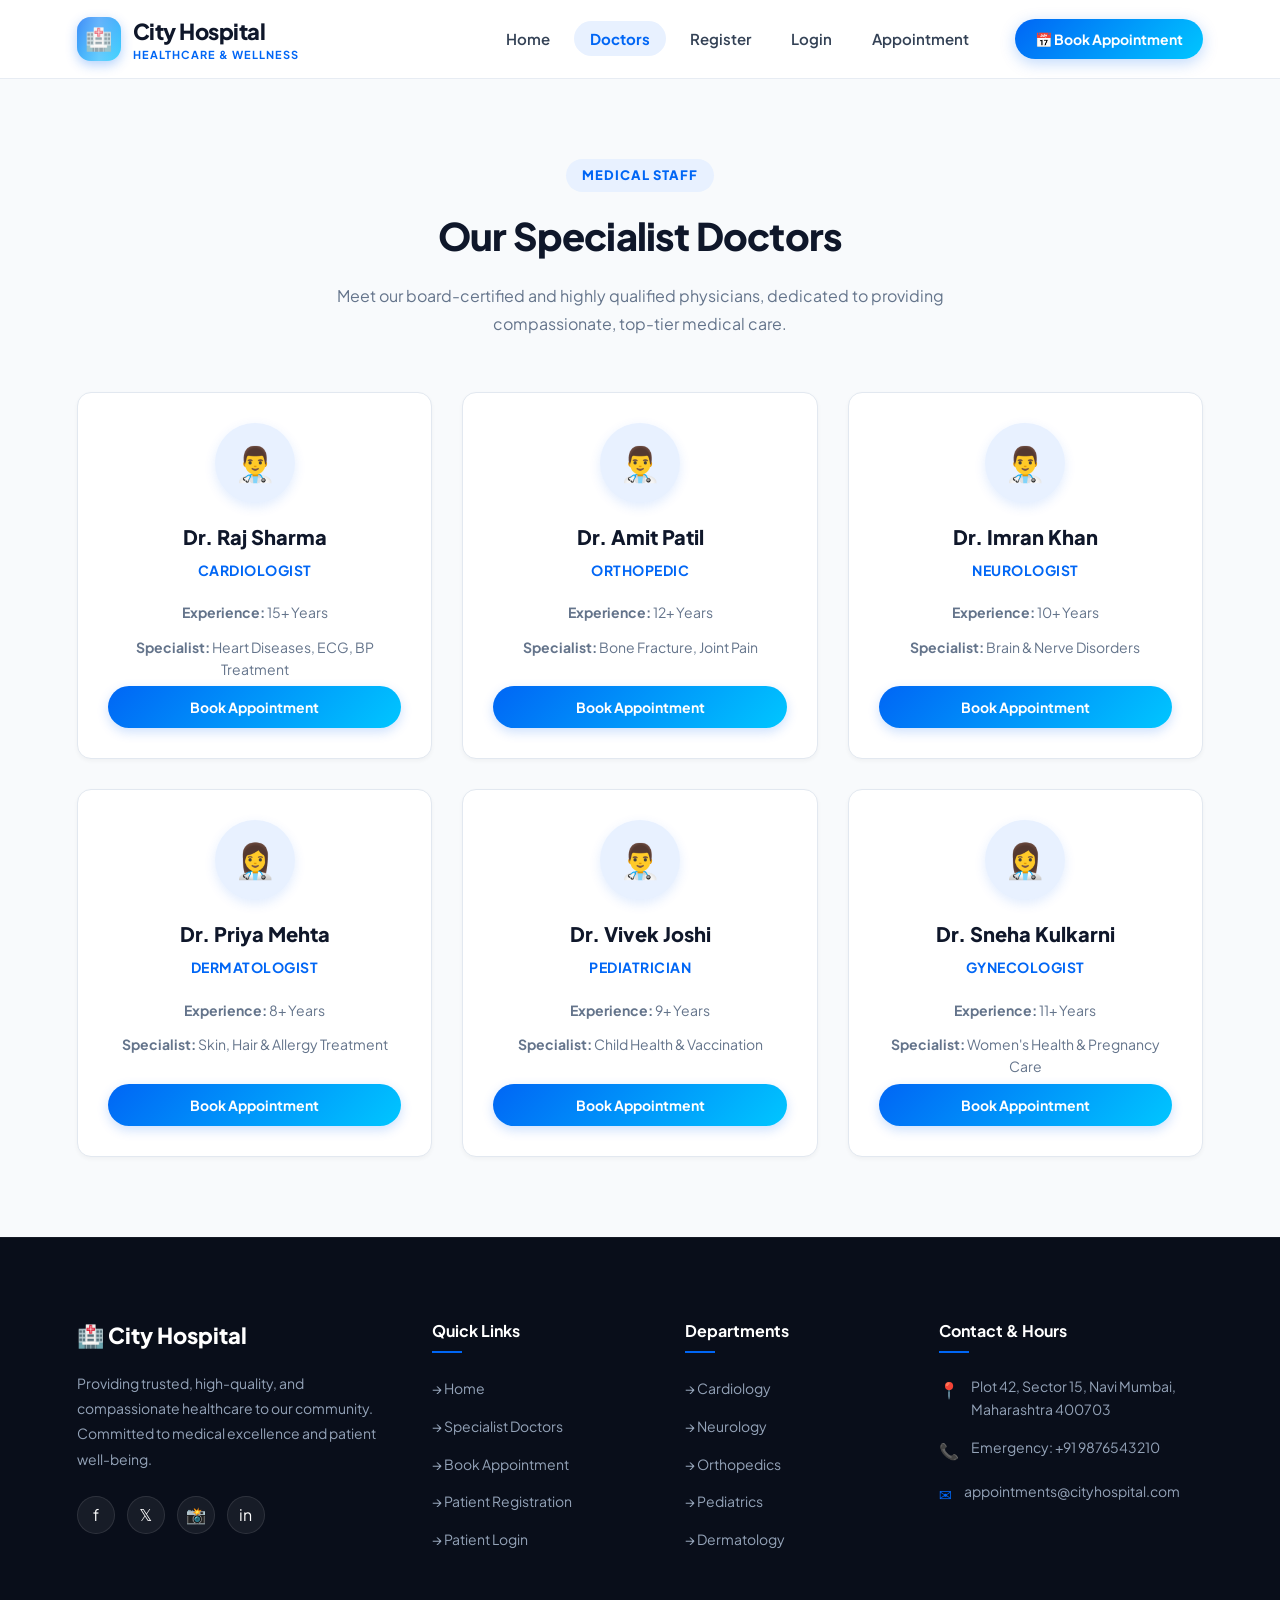
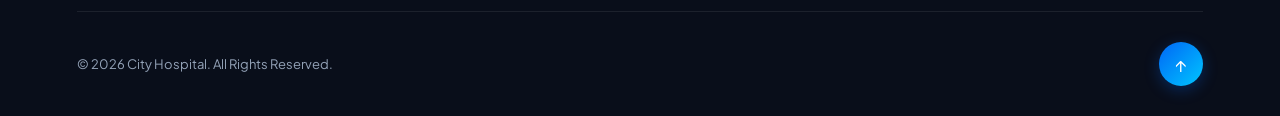
<file: doctors.html>
<!DOCTYPE html>
<html lang="en">
<head>
    <meta charset="UTF-8">
    <meta name="viewport" content="width=device-width, initial-scale=1.0">
    <title>Our Specialist Doctors - City Hospital</title>
    <link rel="stylesheet" href="style.css">
    <link rel="preconnect" href="https://fonts.googleapis.com">
    <link rel="preconnect" href="https://fonts.gstatic.com" crossorigin>
    <link href="https://fonts.googleapis.com/css2?family=Plus+Jakarta+Sans:wght@300;400;500;600;700;800&display=swap" rel="stylesheet">
</head>
<body>

<!-- Navigation -->
<nav id="mainNav">
    <a href="index.html" class="logo">
        <div class="logo-icon">🏥</div>
        <div class="logo-text">
            <h2>City Hospital</h2>
            <span>Healthcare & Wellness</span>
        </div>
    </a>

    <button class="mobile-toggle" id="mobileToggle" aria-label="Toggle navigation">
        <span></span>
        <span></span>
        <span></span>
    </button>

    <div class="nav-links-container" id="navLinksContainer">
        <ul id="navMenu">
            <li><a href="index.html">Home</a></li>
            <li><a href="doctors.html" class="active">Doctors</a></li>
            <li id="navAdminItem" style="display:none;"><a href="admin.html" id="navAdmin" class="nav-admin-btn">🛡️ Admin</a></li>
            <li id="navRegister"><a href="register.html">Register</a></li>
            <li id="navLogin"><a href="login.html">Login</a></li>
            <li><a href="appointment.html">Appointment</a></li>
            <li id="navUser" style="display:none;">
                <span id="userNameBadge" style="color: var(--primary); font-weight: 700; margin-right: 8px; font-size: 14px;"></span>
                <a href="#" id="logoutBtn" style="color: var(--accent); font-weight: 700;">Logout</a>
            </li>
        </ul>

        <div class="nav-cta">
            <a href="appointment.html" class="btn-nav btn-nav-primary">
                <span>📅 Book Appointment</span>
            </a>
        </div>
    </div>
</nav>

<!-- Doctors Section -->
<section class="doctors">
    <div class="section-header reveal">
        <span class="section-tag">Medical Staff</span>
        <h1 class="section-title">Our Specialist Doctors</h1>
        <p class="section-desc">
            Meet our board-certified and highly qualified physicians, dedicated to providing compassionate, top-tier medical care.
        </p>
    </div>

    <div class="doctor-container">
        <div class="doctor-card reveal">
            <div class="doctor-avatar-circle">👨‍⚕️</div>
            <h2>Dr. Raj Sharma</h2>
            <h3>Cardiologist</h3>
            <p><b>Experience:</b> 15+ Years</p>
            <p><b>Specialist:</b> Heart Diseases, ECG, BP Treatment</p>
            <button onclick="location.href='appointment.html?doctor=Dr.+Raj+Sharma&department=Cardiology'">
                Book Appointment
            </button>
        </div>

        <div class="doctor-card reveal">
            <div class="doctor-avatar-circle">👨‍⚕️</div>
            <h2>Dr. Amit Patil</h2>
            <h3>Orthopedic</h3>
            <p><b>Experience:</b> 12+ Years</p>
            <p><b>Specialist:</b> Bone Fracture, Joint Pain</p>
            <button onclick="location.href='appointment.html?doctor=Dr.+Amit+Patil&department=Orthopedics'">
                Book Appointment
            </button>
        </div>

        <div class="doctor-card reveal">
            <div class="doctor-avatar-circle">👨‍⚕️</div>
            <h2>Dr. Imran Khan</h2>
            <h3>Neurologist</h3>
            <p><b>Experience:</b> 10+ Years</p>
            <p><b>Specialist:</b> Brain & Nerve Disorders</p>
            <button onclick="location.href='appointment.html?doctor=Dr.+Imran+Khan&department=Neurology'">
                Book Appointment
            </button>
        </div>

        <div class="doctor-card reveal">
            <div class="doctor-avatar-circle">👩‍⚕️</div>
            <h2>Dr. Priya Mehta</h2>
            <h3>Dermatologist</h3>
            <p><b>Experience:</b> 8+ Years</p>
            <p><b>Specialist:</b> Skin, Hair & Allergy Treatment</p>
            <button onclick="location.href='appointment.html?doctor=Dr.+Priya+Mehta&department=Dermatology'">
                Book Appointment
            </button>
        </div>

        <div class="doctor-card reveal">
            <div class="doctor-avatar-circle">👨‍⚕️</div>
            <h2>Dr. Vivek Joshi</h2>
            <h3>Pediatrician</h3>
            <p><b>Experience:</b> 9+ Years</p>
            <p><b>Specialist:</b> Child Health & Vaccination</p>
            <button onclick="location.href='appointment.html?doctor=Dr.+Vivek+Joshi&department=Pediatrics'">
                Book Appointment
            </button>
        </div>

        <div class="doctor-card reveal">
            <div class="doctor-avatar-circle">👩‍⚕️</div>
            <h2>Dr. Sneha Kulkarni</h2>
            <h3>Gynecologist</h3>
            <p><b>Experience:</b> 11+ Years</p>
            <p><b>Specialist:</b> Women's Health & Pregnancy Care</p>
            <button onclick="location.href='appointment.html?doctor=Dr.+Sneha+Kulkarni&department=Gynecology'">
                Book Appointment
            </button>
        </div>
    </div>
</section>

<!-- Footer -->
<footer>
    <div class="footer-top">
        <div class="footer-brand">
            <h3>🏥 City Hospital</h3>
            <p>
                Providing trusted, high-quality, and compassionate healthcare to our community. Committed to medical excellence and patient well-being.
            </p>
            <div class="footer-socials">
                <a href="#" class="social-link" title="Facebook">f</a>
                <a href="#" class="social-link" title="Twitter">𝕏</a>
                <a href="#" class="social-link" title="Instagram">📸</a>
                <a href="#" class="social-link" title="LinkedIn">in</a>
            </div>
        </div>

        <div class="footer-col">
            <h4>Quick Links</h4>
            <ul class="footer-links">
                <li><a href="index.html">→ Home</a></li>
                <li><a href="doctors.html">→ Specialist Doctors</a></li>
                <li><a href="appointment.html">→ Book Appointment</a></li>
                <li><a href="register.html">→ Patient Registration</a></li>
                <li><a href="login.html">→ Patient Login</a></li>
            </ul>
        </div>

        <div class="footer-col">
            <h4>Departments</h4>
            <ul class="footer-links">
                <li><a href="appointment.html?department=Cardiology">→ Cardiology</a></li>
                <li><a href="appointment.html?department=Neurology">→ Neurology</a></li>
                <li><a href="appointment.html?department=Orthopedics">→ Orthopedics</a></li>
                <li><a href="appointment.html?department=Pediatrics">→ Pediatrics</a></li>
                <li><a href="appointment.html?department=Dermatology">→ Dermatology</a></li>
            </ul>
        </div>

        <div class="footer-col">
            <h4>Contact & Hours</h4>
            <div class="footer-contact-item">
                <span class="footer-contact-icon">📍</span>
                <span>Plot 42, Sector 15, Navi Mumbai, Maharashtra 400703</span>
            </div>
            <div class="footer-contact-item">
                <span class="footer-contact-icon">📞</span>
                <span>Emergency: +91 9876543210</span>
            </div>
            <div class="footer-contact-item">
                <span class="footer-contact-icon">✉</span>
                <span>appointments@cityhospital.com</span>
            </div>
        </div>
    </div>

    <div class="footer-bottom">
        <p>© 2026 City Hospital. All Rights Reserved.</p>
        <button class="back-to-top" id="backToTop" title="Scroll to top">↑</button>
    </div>
</footer>

<script src="script.js"></script>

</body>
</html>
</file>
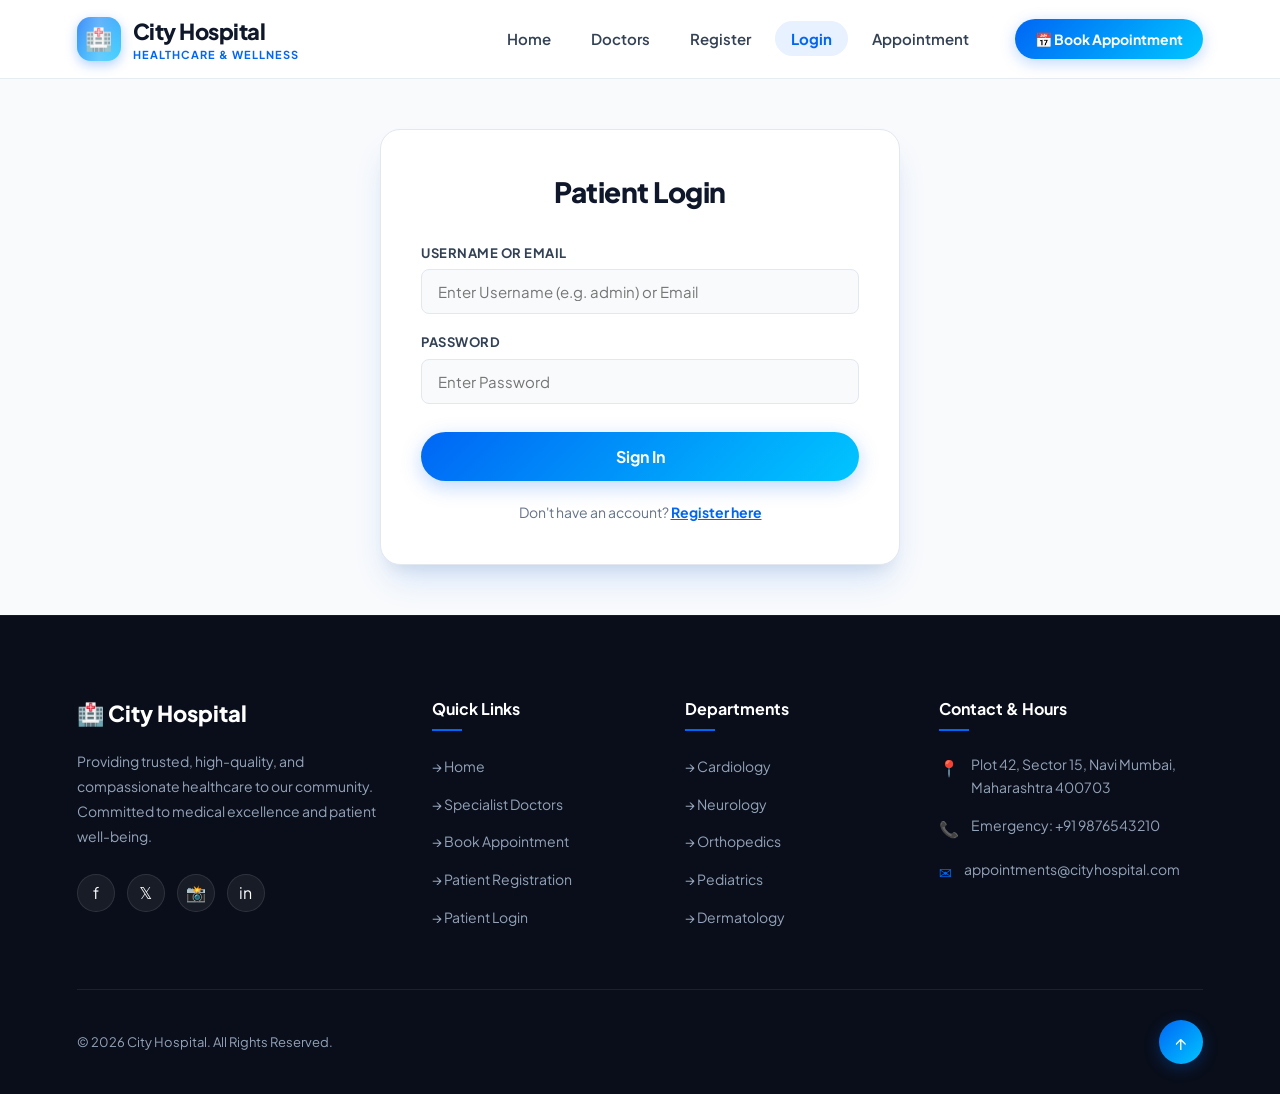
<file: login.html>
<!DOCTYPE html>
<html lang="en">
<head>
    <meta charset="UTF-8">
    <meta name="viewport" content="width=device-width, initial-scale=1.0">
    <title>Patient Login - City Hospital</title>
    <link rel="stylesheet" href="style.css">
    <link rel="preconnect" href="https://fonts.googleapis.com">
    <link rel="preconnect" href="https://fonts.gstatic.com" crossorigin>
    <link href="https://fonts.googleapis.com/css2?family=Plus+Jakarta+Sans:wght@300;400;500;600;700;800&display=swap" rel="stylesheet">
</head>
<body>

<nav id="mainNav">
    <a href="index.html" class="logo">
        <div class="logo-icon">🏥</div>
        <div class="logo-text">
            <h2>City Hospital</h2>
            <span>Healthcare & Wellness</span>
        </div>
    </a>

    <button class="mobile-toggle" id="mobileToggle" aria-label="Toggle navigation">
        <span></span>
        <span></span>
        <span></span>
    </button>

    <div class="nav-links-container" id="navLinksContainer">
        <ul id="navMenu">
            <li><a href="index.html">Home</a></li>
            <li><a href="doctors.html">Doctors</a></li>
            <li id="navAdminItem" style="display:none;"><a href="admin.html" id="navAdmin" class="nav-admin-btn">🛡️ Admin</a></li>
            <li id="navRegister"><a href="register.html">Register</a></li>
            <li id="navLogin"><a href="login.html" class="active">Login</a></li>
            <li><a href="appointment.html">Appointment</a></li>
            <li id="navUser" style="display:none;">
                <span id="userNameBadge" style="color: var(--primary); font-weight: 700; margin-right: 8px; font-size: 14px;"></span>
                <a href="#" id="logoutBtn" style="color: var(--accent); font-weight: 700;">Logout</a>
            </li>
        </ul>

        <div class="nav-cta">
            <a href="appointment.html" class="btn-nav btn-nav-primary">
                <span>📅 Book Appointment</span>
            </a>
        </div>
    </div>
</nav>

<div class="register-box reveal">
    <h1>Patient Login</h1>

    <form id="loginForm">
        <label for="loginEmail">Username or Email</label>
        <input type="text" id="loginEmail" placeholder="Enter Username (e.g. admin) or Email" required>

        <label for="loginPassword">Password</label>
        <input type="password" id="loginPassword" placeholder="Enter Password" required>

        <button type="submit" id="loginSubmitBtn">Sign In</button>
    </form>

    <div id="loginResult" role="status" aria-live="polite" style="margin-top: 15px; font-weight: bold; text-align: center;"></div>

    <p style="text-align: center; margin-top: 20px; font-size: 14px; color: var(--gray-600);">
        Don't have an account? <a href="register.html" style="color: var(--primary); font-weight: 700;">Register here</a>
    </p>
</div>

<!-- Footer -->
<footer>
    <div class="footer-top">
        <div class="footer-brand">
            <h3>🏥 City Hospital</h3>
            <p>
                Providing trusted, high-quality, and compassionate healthcare to our community. Committed to medical excellence and patient well-being.
            </p>
            <div class="footer-socials">
                <a href="#" class="social-link" title="Facebook">f</a>
                <a href="#" class="social-link" title="Twitter">𝕏</a>
                <a href="#" class="social-link" title="Instagram">📸</a>
                <a href="#" class="social-link" title="LinkedIn">in</a>
            </div>
        </div>

        <div class="footer-col">
            <h4>Quick Links</h4>
            <ul class="footer-links">
                <li><a href="index.html">→ Home</a></li>
                <li><a href="doctors.html">→ Specialist Doctors</a></li>
                <li><a href="appointment.html">→ Book Appointment</a></li>
                <li><a href="register.html">→ Patient Registration</a></li>
                <li><a href="login.html">→ Patient Login</a></li>
            </ul>
        </div>

        <div class="footer-col">
            <h4>Departments</h4>
            <ul class="footer-links">
                <li><a href="appointment.html?department=Cardiology">→ Cardiology</a></li>
                <li><a href="appointment.html?department=Neurology">→ Neurology</a></li>
                <li><a href="appointment.html?department=Orthopedics">→ Orthopedics</a></li>
                <li><a href="appointment.html?department=Pediatrics">→ Pediatrics</a></li>
                <li><a href="appointment.html?department=Dermatology">→ Dermatology</a></li>
            </ul>
        </div>

        <div class="footer-col">
            <h4>Contact & Hours</h4>
            <div class="footer-contact-item">
                <span class="footer-contact-icon">📍</span>
                <span>Plot 42, Sector 15, Navi Mumbai, Maharashtra 400703</span>
            </div>
            <div class="footer-contact-item">
                <span class="footer-contact-icon">📞</span>
                <span>Emergency: +91 9876543210</span>
            </div>
            <div class="footer-contact-item">
                <span class="footer-contact-icon">✉</span>
                <span>appointments@cityhospital.com</span>
            </div>
        </div>
    </div>

    <div class="footer-bottom">
        <p>© 2026 City Hospital. All Rights Reserved.</p>
        <button class="back-to-top" id="backToTop" title="Scroll to top">↑</button>
    </div>
</footer>

<script src="script.js"></script>

</body>
</html>
</file>
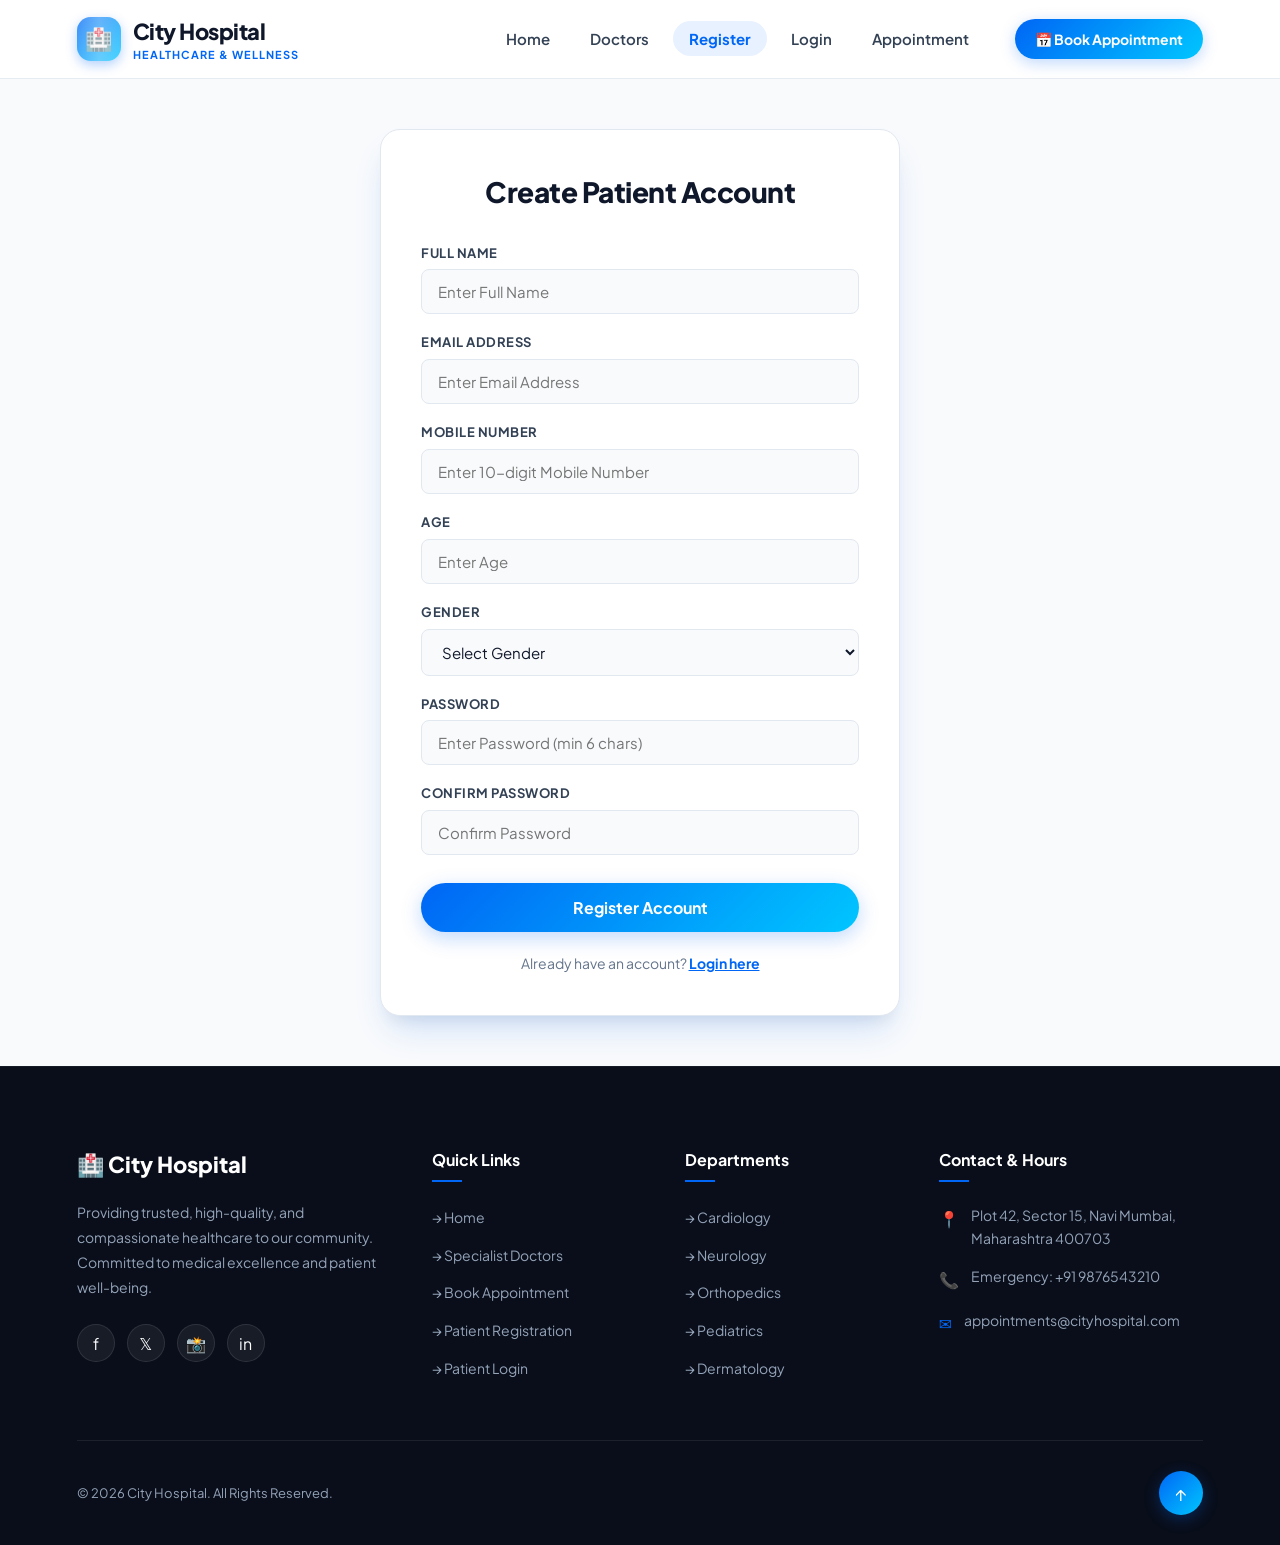
<file: register.html>
<!DOCTYPE html>
<html lang="en">
<head>
    <meta charset="UTF-8">
    <meta name="viewport" content="width=device-width, initial-scale=1.0">
    <title>Patient Registration - City Hospital</title>
    <link rel="stylesheet" href="style.css">
    <link rel="preconnect" href="https://fonts.googleapis.com">
    <link rel="preconnect" href="https://fonts.gstatic.com" crossorigin>
    <link href="https://fonts.googleapis.com/css2?family=Plus+Jakarta+Sans:wght@300;400;500;600;700;800&display=swap" rel="stylesheet">
</head>
<body>

<nav id="mainNav">
    <a href="index.html" class="logo">
        <div class="logo-icon">🏥</div>
        <div class="logo-text">
            <h2>City Hospital</h2>
            <span>Healthcare & Wellness</span>
        </div>
    </a>

    <button class="mobile-toggle" id="mobileToggle" aria-label="Toggle navigation">
        <span></span>
        <span></span>
        <span></span>
    </button>

    <div class="nav-links-container" id="navLinksContainer">
        <ul id="navMenu">
            <li><a href="index.html">Home</a></li>
            <li><a href="doctors.html">Doctors</a></li>
            <li id="navAdminItem" style="display:none;"><a href="admin.html" id="navAdmin" class="nav-admin-btn">🛡️ Admin</a></li>
            <li id="navRegister"><a href="register.html" class="active">Register</a></li>
            <li id="navLogin"><a href="login.html">Login</a></li>
            <li><a href="appointment.html">Appointment</a></li>
            <li id="navUser" style="display:none;">
                <span id="userNameBadge" style="color: var(--primary); font-weight: 700; margin-right: 8px; font-size: 14px;"></span>
                <a href="#" id="logoutBtn" style="color: var(--accent); font-weight: 700;">Logout</a>
            </li>
        </ul>

        <div class="nav-cta">
            <a href="appointment.html" class="btn-nav btn-nav-primary">
                <span>📅 Book Appointment</span>
            </a>
        </div>
    </div>
</nav>

<div class="register-box reveal">
    <h1>Create Patient Account</h1>

    <form id="registerForm">
        <label for="regFullName">Full Name</label>
        <input type="text" id="regFullName" placeholder="Enter Full Name" required>

        <label for="regEmail">Email Address</label>
        <input type="email" id="regEmail" placeholder="Enter Email Address" required>

        <label for="regMobile">Mobile Number</label>
        <input type="tel" id="regMobile" placeholder="Enter 10-digit Mobile Number" pattern="[0-9]{10}" maxlength="10" required>

        <label for="regAge">Age</label>
        <input type="number" id="regAge" placeholder="Enter Age" min="1" max="120" required>

        <label for="regGender">Gender</label>
        <select id="regGender" required>
            <option value="">Select Gender</option>
            <option value="Male">Male</option>
            <option value="Female">Female</option>
            <option value="Other">Other</option>
        </select>

        <label for="regPassword">Password</label>
        <input type="password" id="regPassword" placeholder="Enter Password (min 6 chars)" minlength="6" required>

        <label for="regConfirmPassword">Confirm Password</label>
        <input type="password" id="regConfirmPassword" placeholder="Confirm Password" minlength="6" required>

        <button type="submit" id="regSubmitBtn">Register Account</button>
    </form>

    <div id="regResult" role="status" aria-live="polite" style="margin-top: 15px; font-weight: bold; text-align: center;"></div>
    
    <p style="text-align: center; margin-top: 20px; font-size: 14px; color: var(--gray-600);">
        Already have an account? <a href="login.html" style="color: var(--primary); font-weight: 700;">Login here</a>
    </p>
</div>

<!-- Footer -->
<footer>
    <div class="footer-top">
        <div class="footer-brand">
            <h3>🏥 City Hospital</h3>
            <p>
                Providing trusted, high-quality, and compassionate healthcare to our community. Committed to medical excellence and patient well-being.
            </p>
            <div class="footer-socials">
                <a href="#" class="social-link" title="Facebook">f</a>
                <a href="#" class="social-link" title="Twitter">𝕏</a>
                <a href="#" class="social-link" title="Instagram">📸</a>
                <a href="#" class="social-link" title="LinkedIn">in</a>
            </div>
        </div>

        <div class="footer-col">
            <h4>Quick Links</h4>
            <ul class="footer-links">
                <li><a href="index.html">→ Home</a></li>
                <li><a href="doctors.html">→ Specialist Doctors</a></li>
                <li><a href="appointment.html">→ Book Appointment</a></li>
                <li><a href="register.html">→ Patient Registration</a></li>
                <li><a href="login.html">→ Patient Login</a></li>
            </ul>
        </div>

        <div class="footer-col">
            <h4>Departments</h4>
            <ul class="footer-links">
                <li><a href="appointment.html?department=Cardiology">→ Cardiology</a></li>
                <li><a href="appointment.html?department=Neurology">→ Neurology</a></li>
                <li><a href="appointment.html?department=Orthopedics">→ Orthopedics</a></li>
                <li><a href="appointment.html?department=Pediatrics">→ Pediatrics</a></li>
                <li><a href="appointment.html?department=Dermatology">→ Dermatology</a></li>
            </ul>
        </div>

        <div class="footer-col">
            <h4>Contact & Hours</h4>
            <div class="footer-contact-item">
                <span class="footer-contact-icon">📍</span>
                <span>Plot 42, Sector 15, Navi Mumbai, Maharashtra 400703</span>
            </div>
            <div class="footer-contact-item">
                <span class="footer-contact-icon">📞</span>
                <span>Emergency: +91 9876543210</span>
            </div>
            <div class="footer-contact-item">
                <span class="footer-contact-icon">✉</span>
                <span>appointments@cityhospital.com</span>
            </div>
        </div>
    </div>

    <div class="footer-bottom">
        <p>© 2026 City Hospital. All Rights Reserved.</p>
        <button class="back-to-top" id="backToTop" title="Scroll to top">↑</button>
    </div>
</footer>

<script src="script.js"></script>

</body>
</html>
</file>
<file: style.css>
/* =========================================================
   CITY HOSPITAL - MODERN DESIGN SYSTEM & ANIMATIONS
   ========================================================= */

@import url('https://fonts.googleapis.com/css2?family=Plus+Jakarta+Sans:wght@300;400;500;600;700;800&display=swap');

:root {
    --primary: #0066f5;
    --primary-dark: #004ecc;
    --primary-light: #e8f1ff;
    --primary-gradient: linear-gradient(135deg, #0066f5 0%, #00c6ff 100%);
    --secondary: #00d2b4;
    --secondary-dark: #00a890;
    --accent: #ff6b6b;
    --dark: #0f172a;
    --dark-muted: #334155;
    --gray-50: #f8fafc;
    --gray-100: #f1f5f9;
    --gray-200: #e2e8f0;
    --gray-300: #cbd5e1;
    --gray-600: #64748b;
    --white: #ffffff;
    --shadow-sm: 0 2px 4px rgba(0,0,0,0.04);
    --shadow-md: 0 10px 25px -5px rgba(0, 102, 245, 0.1), 0 8px 10px -6px rgba(0, 0, 0, 0.05);
    --shadow-lg: 0 20px 35px -10px rgba(0, 102, 245, 0.18), 0 12px 15px -8px rgba(0, 0, 0, 0.08);
    --shadow-glow: 0 0 25px rgba(0, 102, 245, 0.35);
    --radius-sm: 8px;
    --radius-md: 14px;
    --radius-lg: 20px;
    --radius-full: 9999px;
    --transition: all 0.3s cubic-bezier(0.4, 0, 0.2, 1);
}

* {
    margin: 0;
    padding: 0;
    box-sizing: border-box;
    font-family: 'Plus Jakarta Sans', system-ui, -apple-system, sans-serif;
}

html {
    scroll-behavior: smooth;
}

body {
    background-color: var(--gray-50);
    color: var(--dark-muted);
    line-height: 1.6;
    overflow-x: hidden;
}

/* ================= NAVIGATION ================= */

nav {
    position: sticky;
    top: 0;
    z-index: 1000;
    background: rgba(255, 255, 255, 0.92);
    backdrop-filter: blur(16px);
    -webkit-backdrop-filter: blur(16px);
    border-bottom: 1px solid rgba(226, 232, 240, 0.8);
    display: flex;
    justify-content: space-between;
    align-items: center;
    padding: 14px 6%;
    transition: var(--transition);
}

nav.scrolled {
    padding: 10px 6%;
    box-shadow: 0 10px 30px rgba(0, 0, 0, 0.08);
}

.logo {
    display: flex;
    align-items: center;
    gap: 12px;
    text-decoration: none;
    cursor: pointer;
}

.logo-icon {
    width: 44px;
    height: 44px;
    background: var(--primary-gradient);
    color: white;
    border-radius: var(--radius-md);
    display: flex;
    align-items: center;
    justify-content: center;
    font-size: 22px;
    box-shadow: 0 4px 12px rgba(0, 102, 245, 0.3);
    position: relative;
    overflow: hidden;
}

.logo-icon::after {
    content: '';
    position: absolute;
    top: -50%;
    left: -50%;
    width: 200%;
    height: 200%;
    background: linear-gradient(60deg, transparent, rgba(255,255,255,0.4), transparent);
    transform: rotate(30deg);
    animation: shimmer 3s infinite;
}

.logo-text h2 {
    color: var(--dark);
    font-size: 22px;
    font-weight: 800;
    letter-spacing: -0.5px;
}

.logo-text span {
    color: var(--primary);
    font-size: 11px;
    font-weight: 700;
    text-transform: uppercase;
    letter-spacing: 1px;
    display: block;
    margin-top: -3px;
}

.nav-links-container {
    display: flex;
    align-items: center;
    gap: 30px;
}

nav ul {
    list-style: none;
    display: flex;
    align-items: center;
    gap: 8px;
}

nav ul li a {
    color: var(--dark-muted);
    text-decoration: none;
    font-weight: 600;
    font-size: 15px;
    padding: 8px 16px;
    border-radius: var(--radius-full);
    transition: var(--transition);
    position: relative;
}

nav ul li a:hover {
    color: var(--primary);
    background: var(--primary-light);
}

nav ul li a.active {
    color: var(--primary);
    background: var(--primary-light);
    font-weight: 700;
}

.nav-cta {
    display: flex;
    align-items: center;
    gap: 12px;
}

.btn-nav {
    padding: 9px 20px;
    border-radius: var(--radius-full);
    font-size: 14px;
    font-weight: 700;
    text-decoration: none;
    transition: var(--transition);
    display: inline-flex;
    align-items: center;
    gap: 6px;
}

.btn-nav-primary {
    background: var(--primary-gradient);
    color: white;
    box-shadow: 0 4px 15px rgba(0, 102, 245, 0.25);
}

.btn-nav-primary:hover {
    transform: translateY(-2px);
    box-shadow: 0 6px 20px rgba(0, 102, 245, 0.35);
}

.mobile-toggle {
    display: none;
    flex-direction: column;
    gap: 5px;
    background: transparent;
    border: none;
    cursor: pointer;
    padding: 6px;
}

.mobile-toggle span {
    width: 26px;
    height: 3px;
    background: var(--dark);
    border-radius: 3px;
    transition: var(--transition);
}

/* ================= HERO SECTION ================= */

.hero {
    min-height: 85vh;
    background: radial-gradient(circle at top right, rgba(0, 198, 255, 0.12), transparent 45%),
                radial-gradient(circle at bottom left, rgba(0, 102, 245, 0.1), transparent 40%),
                var(--white);
    display: flex;
    align-items: center;
    position: relative;
    padding: 60px 6% 120px 6%;
    overflow: hidden;
}

.hero-grid {
    display: grid;
    grid-template-columns: 1.15fr 0.85fr;
    align-items: center;
    gap: 50px;
    max-width: 1300px;
    margin: 0 auto;
    width: 100%;
    position: relative;
    z-index: 2;
}

.hero-content {
    animation: fadeInLeft 0.8s ease-out;
}

.hero-badge {
    display: inline-flex;
    align-items: center;
    gap: 8px;
    padding: 6px 16px;
    background: var(--primary-light);
    color: var(--primary);
    border-radius: var(--radius-full);
    font-size: 13px;
    font-weight: 700;
    margin-bottom: 24px;
    border: 1px solid rgba(0, 102, 245, 0.2);
    box-shadow: 0 2px 8px rgba(0, 102, 245, 0.08);
}

.pulse-dot {
    width: 8px;
    height: 8px;
    background: var(--secondary);
    border-radius: 50%;
    box-shadow: 0 0 0 0 rgba(0, 210, 180, 0.7);
    animation: pulse 1.8s infinite;
}

.hero h1 {
    font-size: 54px;
    font-weight: 800;
    line-height: 1.15;
    color: var(--dark);
    margin-bottom: 20px;
    letter-spacing: -1.5px;
}

.hero h1 .gradient-text {
    background: var(--primary-gradient);
    -webkit-background-clip: text;
    -webkit-text-fill-color: transparent;
}

.hero p {
    font-size: 18px;
    color: var(--gray-600);
    margin-bottom: 35px;
    max-width: 540px;
    line-height: 1.7;
}

.hero-actions {
    display: flex;
    flex-wrap: wrap;
    align-items: center;
    gap: 16px;
    margin-bottom: 40px;
}

.btn-primary {
    padding: 14px 32px;
    background: var(--primary-gradient);
    color: white;
    border: none;
    border-radius: var(--radius-full);
    font-size: 16px;
    font-weight: 700;
    cursor: pointer;
    text-decoration: none;
    display: inline-flex;
    align-items: center;
    gap: 10px;
    box-shadow: 0 8px 25px rgba(0, 102, 245, 0.3);
    transition: var(--transition);
}

.btn-primary:hover {
    transform: translateY(-3px) scale(1.02);
    box-shadow: 0 12px 30px rgba(0, 102, 245, 0.4);
}

.btn-secondary {
    padding: 14px 28px;
    background: var(--white);
    color: var(--dark);
    border: 2px solid var(--gray-200);
    border-radius: var(--radius-full);
    font-size: 16px;
    font-weight: 700;
    cursor: pointer;
    text-decoration: none;
    display: inline-flex;
    align-items: center;
    gap: 8px;
    transition: var(--transition);
}

.btn-secondary:hover {
    border-color: var(--primary);
    color: var(--primary);
    background: var(--primary-light);
    transform: translateY(-2px);
}

.hero-visual {
    position: relative;
    display: flex;
    justify-content: center;
    align-items: center;
    animation: fadeInRight 0.9s ease-out;
}

.hero-image-wrapper {
    position: relative;
    width: 100%;
    max-width: 480px;
    height: 480px;
    border-radius: var(--radius-lg);
    background: linear-gradient(135deg, rgba(0,102,245,0.08), rgba(0,210,180,0.12));
    padding: 20px;
    display: flex;
    align-items: center;
    justify-content: center;
}

.hero-card-main {
    width: 100%;
    height: 100%;
    border-radius: var(--radius-md);
    background: url('https://images.unsplash.com/photo-1519494026892-80bbd2d6fd0d?w=800&q=80') center/cover no-repeat;
    box-shadow: var(--shadow-lg);
    position: relative;
}

.floating-pill {
    position: absolute;
    background: rgba(255, 255, 255, 0.94);
    backdrop-filter: blur(12px);
    border: 1px solid rgba(255, 255, 255, 0.6);
    padding: 14px 20px;
    border-radius: var(--radius-md);
    box-shadow: var(--shadow-md);
    display: flex;
    align-items: center;
    gap: 14px;
    animation: float 4s ease-in-out infinite;
}

.floating-pill-1 {
    top: 25px;
    left: -25px;
}

.floating-pill-2 {
    bottom: 30px;
    right: -25px;
    animation-delay: 2s;
}

.floating-icon {
    width: 42px;
    height: 42px;
    border-radius: 10px;
    display: flex;
    align-items: center;
    justify-content: center;
    font-size: 20px;
}

.floating-icon.heart { background: #fee2e2; color: #ef4444; }
.floating-icon.doc { background: #e0f2fe; color: #0284c7; }

.floating-text h4 {
    font-size: 14px;
    font-weight: 800;
    color: var(--dark);
}

.floating-text p {
    font-size: 12px;
    color: var(--gray-600);
    margin: 0;
}

/* ================= STATS SECTION ================= */

.stats-bar {
    max-width: 1200px;
    margin: -60px auto 70px auto;
    position: relative;
    z-index: 10;
    padding: 0 20px;
}

.stats-grid {
    background: var(--white);
    border-radius: var(--radius-lg);
    padding: 35px 40px;
    box-shadow: var(--shadow-lg);
    display: grid;
    grid-template-columns: repeat(4, 1fr);
    gap: 20px;
    border: 1px solid rgba(226, 232, 240, 0.8);
}

.stat-item {
    text-align: center;
    position: relative;
}

.stat-item:not(:last-child)::after {
    content: '';
    position: absolute;
    right: 0;
    top: 15%;
    height: 70%;
    width: 1px;
    background: var(--gray-200);
}

.stat-number {
    font-size: 38px;
    font-weight: 800;
    color: var(--primary);
    line-height: 1;
    margin-bottom: 8px;
    letter-spacing: -1px;
}

.stat-label {
    font-size: 14px;
    font-weight: 600;
    color: var(--gray-600);
}

/* ================= SECTION HEADINGS ================= */

.section-header {
    text-align: center;
    max-width: 680px;
    margin: 0 auto 55px auto;
}

.section-tag {
    display: inline-block;
    padding: 6px 16px;
    background: var(--primary-light);
    color: var(--primary);
    border-radius: var(--radius-full);
    font-size: 13px;
    font-weight: 800;
    text-transform: uppercase;
    letter-spacing: 1px;
    margin-bottom: 14px;
}

.section-title {
    font-size: 38px;
    font-weight: 800;
    color: var(--dark);
    margin-bottom: 16px;
    letter-spacing: -0.8px;
}

.section-desc {
    font-size: 16px;
    color: var(--gray-600);
    line-height: 1.7;
}

/* ================= SERVICES SECTION ================= */

.services {
    padding: 80px 6%;
    background: var(--gray-50);
}

.service-container {
    display: grid;
    grid-template-columns: repeat(auto-fit, minmax(280px, 1fr));
    gap: 30px;
    max-width: 1200px;
    margin: 0 auto;
}

.service-card {
    background: var(--white);
    border-radius: var(--radius-md);
    padding: 35px 30px;
    border: 1px solid var(--gray-200);
    box-shadow: var(--shadow-sm);
    transition: var(--transition);
    display: flex;
    flex-direction: column;
    position: relative;
    overflow: hidden;
}

.service-card::before {
    content: '';
    position: absolute;
    top: 0;
    left: 0;
    width: 100%;
    height: 4px;
    background: var(--primary-gradient);
    transform: scaleX(0);
    transform-origin: left;
    transition: var(--transition);
}

.service-card:hover {
    transform: translateY(-8px);
    box-shadow: var(--shadow-md);
    border-color: rgba(0, 102, 245, 0.3);
}

.service-card:hover::before {
    transform: scaleX(1);
}

.service-icon {
    width: 60px;
    height: 60px;
    background: var(--primary-light);
    border-radius: var(--radius-md);
    display: flex;
    align-items: center;
    justify-content: center;
    font-size: 28px;
    margin-bottom: 22px;
    transition: var(--transition);
}

.service-card:hover .service-icon {
    background: var(--primary);
    color: white;
    transform: scale(1.1) rotate(5deg);
}

.service-card h3 {
    font-size: 20px;
    font-weight: 700;
    color: var(--dark);
    margin-bottom: 12px;
}

.service-card p {
    font-size: 14px;
    color: var(--gray-600);
    line-height: 1.6;
    margin-bottom: 22px;
    flex-grow: 1;
}

.service-link {
    font-size: 14px;
    font-weight: 700;
    color: var(--primary);
    text-decoration: none;
    display: inline-flex;
    align-items: center;
    gap: 6px;
    transition: var(--transition);
}

.service-link:hover {
    gap: 10px;
    color: var(--primary-dark);
}

/* ================= WHY CHOOSE US ================= */

.why-us {
    padding: 90px 6%;
    background: var(--white);
}

.why-grid {
    display: grid;
    grid-template-columns: 1fr 1fr;
    gap: 60px;
    align-items: center;
    max-width: 1200px;
    margin: 0 auto;
}

.why-content h2 {
    font-size: 38px;
    font-weight: 800;
    color: var(--dark);
    margin-bottom: 20px;
    letter-spacing: -0.8px;
}

.why-content > p {
    font-size: 16px;
    color: var(--gray-600);
    margin-bottom: 35px;
    line-height: 1.7;
}

.why-features {
    display: grid;
    grid-template-columns: 1fr 1fr;
    gap: 24px;
}

.feature-box {
    background: var(--gray-50);
    padding: 24px;
    border-radius: var(--radius-md);
    border: 1px solid var(--gray-200);
    transition: var(--transition);
}

.feature-box:hover {
    background: var(--white);
    border-color: var(--primary);
    box-shadow: var(--shadow-md);
    transform: translateY(-4px);
}

.feature-icon {
    font-size: 26px;
    margin-bottom: 12px;
    display: inline-block;
}

.feature-box h4 {
    font-size: 17px;
    font-weight: 700;
    color: var(--dark);
    margin-bottom: 8px;
}

.feature-box p {
    font-size: 13px;
    color: var(--gray-600);
    line-height: 1.5;
}

.why-image-panel {
    position: relative;
    border-radius: var(--radius-lg);
    overflow: hidden;
    box-shadow: var(--shadow-lg);
    height: 480px;
    background: url('https://images.unsplash.com/photo-1579684385127-1ef15d508118?w=800&q=80') center/cover no-repeat;
}

.why-image-overlay {
    position: absolute;
    bottom: 0;
    left: 0;
    width: 100%;
    background: linear-gradient(to top, rgba(15, 23, 42, 0.9) 0%, transparent 100%);
    padding: 35px;
    color: white;
}

.why-image-overlay h3 {
    font-size: 22px;
    font-weight: 800;
    margin-bottom: 8px;
}

.why-image-overlay p {
    font-size: 14px;
    opacity: 0.9;
}

/* ================= EMERGENCY CTA BANNER ================= */

.emergency-banner {
    background: linear-gradient(135deg, #0052cc 0%, #002e7a 100%);
    color: white;
    padding: 60px 6%;
    position: relative;
    overflow: hidden;
}

.emergency-banner::after {
    content: '🚨';
    position: absolute;
    right: 5%;
    top: 50%;
    transform: translateY(-50%);
    font-size: 180px;
    opacity: 0.08;
    pointer-events: none;
}

.emergency-container {
    max-width: 1100px;
    margin: 0 auto;
    display: flex;
    justify-content: space-between;
    align-items: center;
    gap: 30px;
    flex-wrap: wrap;
}

.emergency-text h2 {
    font-size: 32px;
    font-weight: 800;
    margin-bottom: 10px;
}

.emergency-text p {
    font-size: 16px;
    opacity: 0.85;
    max-width: 500px;
}

.emergency-contact-group {
    display: flex;
    align-items: center;
    gap: 16px;
    flex-wrap: wrap;
}

.btn-emergency {
    background: #ff4757;
    color: white;
    padding: 14px 30px;
    border-radius: var(--radius-full);
    font-weight: 800;
    font-size: 16px;
    text-decoration: none;
    display: inline-flex;
    align-items: center;
    gap: 10px;
    box-shadow: 0 8px 25px rgba(255, 71, 87, 0.4);
    transition: var(--transition);
}

.btn-emergency:hover {
    background: #ff2e44;
    transform: translateY(-3px) scale(1.02);
    box-shadow: 0 12px 30px rgba(255, 71, 87, 0.5);
}

/* ================= FAQ SECTION ================= */

.faq-section {
    padding: 80px 6%;
    background: var(--gray-50);
}

.faq-container {
    max-width: 800px;
    margin: 0 auto;
}

.faq-item {
    background: var(--white);
    border-radius: var(--radius-md);
    margin-bottom: 16px;
    border: 1px solid var(--gray-200);
    overflow: hidden;
    transition: var(--transition);
}

.faq-item.active {
    border-color: var(--primary);
    box-shadow: var(--shadow-sm);
}

.faq-question {
    padding: 20px 24px;
    font-weight: 700;
    font-size: 16px;
    color: var(--dark);
    display: flex;
    justify-content: space-between;
    align-items: center;
    cursor: pointer;
    user-select: none;
}

.faq-toggle-icon {
    font-size: 18px;
    color: var(--primary);
    transition: var(--transition);
}

.faq-item.active .faq-toggle-icon {
    transform: rotate(180deg);
}

.faq-answer {
    max-height: 0;
    overflow: hidden;
    padding: 0 24px;
    color: var(--gray-600);
    font-size: 15px;
    line-height: 1.7;
    transition: all 0.35s ease-out;
}

.faq-item.active .faq-answer {
    max-height: 300px;
    padding: 0 24px 20px 24px;
}

/* ================= DOCTORS SECTION & CARDS ================= */

.doctors {
    background: var(--gray-50);
    padding: 80px 6%;
}

.doctor-container {
    display: grid;
    grid-template-columns: repeat(auto-fit, minmax(280px, 1fr));
    gap: 30px;
    max-width: 1200px;
    margin: 0 auto;
}

.doctor-card {
    background: var(--white);
    padding: 30px;
    border-radius: var(--radius-md);
    box-shadow: var(--shadow-sm);
    border: 1px solid var(--gray-200);
    transition: var(--transition);
    text-align: center;
    display: flex;
    flex-direction: column;
}

.doctor-card:hover {
    transform: translateY(-8px);
    box-shadow: var(--shadow-md);
    border-color: rgba(0, 102, 245, 0.3);
}

.doctor-avatar-circle {
    width: 80px;
    height: 80px;
    background: var(--primary-light);
    color: var(--primary);
    border-radius: 50%;
    margin: 0 auto 18px auto;
    display: flex;
    align-items: center;
    justify-content: center;
    font-size: 34px;
    box-shadow: 0 4px 12px rgba(0, 102, 245, 0.12);
}

.doctor-card h2 {
    color: var(--dark);
    font-size: 20px;
    font-weight: 800;
    margin-bottom: 6px;
}

.doctor-card h3 {
    color: var(--primary);
    font-size: 14px;
    font-weight: 700;
    text-transform: uppercase;
    letter-spacing: 0.5px;
    margin-bottom: 14px;
}

.doctor-card p {
    color: var(--gray-600);
    font-size: 14px;
    margin: 6px 0;
    line-height: 1.6;
}

.doctor-card button,
.doctor-card .btn-book-doc {
    margin-top: auto;
    padding: 12px 20px;
    background: var(--primary-gradient);
    color: white;
    border: none;
    border-radius: var(--radius-full);
    font-weight: 700;
    font-size: 14px;
    cursor: pointer;
    transition: var(--transition);
    box-shadow: 0 4px 12px rgba(0, 102, 245, 0.2);
}

.doctor-card button:hover,
.doctor-card .btn-book-doc:hover {
    transform: translateY(-2px);
    box-shadow: 0 6px 18px rgba(0, 102, 245, 0.35);
}

/* ================= FORMS (APPOINTMENT, LOGIN, REGISTER) ================= */

.appointment-box,
.register-box {
    width: 100%;
    max-width: 520px;
    margin: 50px auto;
    background: var(--white);
    padding: 40px;
    border-radius: var(--radius-lg);
    box-shadow: var(--shadow-lg);
    border: 1px solid var(--gray-200);
    animation: fadeInUp 0.6s ease-out;
}

.appointment-box h1,
.register-box h1 {
    font-size: 28px;
    font-weight: 800;
    color: var(--dark);
    text-align: center;
    margin-bottom: 28px;
    letter-spacing: -0.5px;
}

.appointment-box label,
.register-box label {
    display: block;
    font-size: 13px;
    font-weight: 700;
    color: var(--dark-muted);
    margin-top: 18px;
    margin-bottom: 6px;
    text-transform: uppercase;
    letter-spacing: 0.5px;
}

.appointment-box input,
.appointment-box select,
.appointment-box textarea,
.register-box input,
.register-box select {
    width: 100%;
    padding: 12px 16px;
    border: 1.5px solid var(--gray-200);
    border-radius: var(--radius-sm);
    font-size: 15px;
    color: var(--dark);
    background: var(--gray-50);
    transition: var(--transition);
    outline: none;
}

.appointment-box input:focus,
.appointment-box select:focus,
.appointment-box textarea:focus,
.register-box input:focus,
.register-box select:focus {
    border-color: var(--primary);
    background: var(--white);
    box-shadow: 0 0 0 4px rgba(0, 102, 245, 0.12);
}

.appointment-box textarea {
    min-height: 90px;
    resize: vertical;
}

.appointment-box button[type="submit"],
.register-box button[type="submit"] {
    width: 100%;
    margin-top: 28px;
    padding: 14px;
    background: var(--primary-gradient);
    color: white;
    border: none;
    border-radius: var(--radius-full);
    font-size: 16px;
    font-weight: 700;
    cursor: pointer;
    transition: var(--transition);
    box-shadow: 0 6px 20px rgba(0, 102, 245, 0.25);
}

.appointment-box button[type="submit"]:hover,
.register-box button[type="submit"]:hover {
    transform: translateY(-2px);
    box-shadow: 0 8px 25px rgba(0, 102, 245, 0.35);
}

/* ================= MODERN FOOTER ================= */

footer {
    background: #090e1a;
    color: #94a3b8;
    padding: 80px 6% 30px 6%;
    position: relative;
    border-top: 1px solid rgba(255, 255, 255, 0.05);
}

.footer-top {
    max-width: 1200px;
    margin: 0 auto;
    display: grid;
    grid-template-columns: 1.5fr 1fr 1fr 1.3fr;
    gap: 50px;
    padding-bottom: 60px;
    border-bottom: 1px solid rgba(255, 255, 255, 0.08);
}

.footer-brand h3 {
    color: white;
    font-size: 22px;
    font-weight: 800;
    display: flex;
    align-items: center;
    gap: 10px;
    margin-bottom: 18px;
}

.footer-brand p {
    font-size: 14px;
    line-height: 1.8;
    margin-bottom: 24px;
    max-width: 320px;
}

.footer-socials {
    display: flex;
    gap: 12px;
}

.social-link {
    width: 38px;
    height: 38px;
    background: rgba(255, 255, 255, 0.06);
    color: white;
    border-radius: 50%;
    display: flex;
    align-items: center;
    justify-content: center;
    text-decoration: none;
    font-size: 16px;
    transition: var(--transition);
    border: 1px solid rgba(255, 255, 255, 0.1);
}

.social-link:hover {
    background: var(--primary);
    transform: translateY(-3px);
    box-shadow: 0 4px 15px rgba(0, 102, 245, 0.4);
}

.footer-col h4 {
    color: white;
    font-size: 16px;
    font-weight: 700;
    margin-bottom: 22px;
    position: relative;
    padding-bottom: 10px;
}

.footer-col h4::after {
    content: '';
    position: absolute;
    bottom: 0;
    left: 0;
    width: 30px;
    height: 2px;
    background: var(--primary);
}

.footer-links {
    list-style: none;
    display: flex;
    flex-direction: column;
    gap: 12px;
}

.footer-links li a {
    color: #94a3b8;
    text-decoration: none;
    font-size: 14px;
    transition: var(--transition);
    display: inline-flex;
    align-items: center;
    gap: 6px;
}

.footer-links li a:hover {
    color: var(--white);
    transform: translateX(5px);
}

.footer-contact-item {
    display: flex;
    align-items: flex-start;
    gap: 12px;
    margin-bottom: 16px;
    font-size: 14px;
}

.footer-contact-icon {
    font-size: 16px;
    color: var(--primary);
    margin-top: 2px;
}

.footer-bottom {
    max-width: 1200px;
    margin: 30px auto 0 auto;
    display: flex;
    justify-content: space-between;
    align-items: center;
    font-size: 13px;
    flex-wrap: wrap;
    gap: 16px;
}

.footer-bottom p {
    margin: 0;
}

.back-to-top {
    width: 44px;
    height: 44px;
    background: var(--primary-gradient);
    color: white;
    border-radius: 50%;
    display: flex;
    align-items: center;
    justify-content: center;
    font-size: 18px;
    cursor: pointer;
    border: none;
    box-shadow: 0 4px 15px rgba(0, 102, 245, 0.3);
    transition: var(--transition);
}

.back-to-top:hover {
    transform: translateY(-4px);
    box-shadow: 0 8px 20px rgba(0, 102, 245, 0.4);
}

/* ================= KEYFRAME ANIMATIONS ================= */

@keyframes float {
    0%, 100% { transform: translateY(0); }
    50% { transform: translateY(-12px); }
}

@keyframes pulse {
    0% { box-shadow: 0 0 0 0 rgba(0, 210, 180, 0.6); }
    70% { box-shadow: 0 0 0 12px rgba(0, 210, 180, 0); }
    100% { box-shadow: 0 0 0 0 rgba(0, 210, 180, 0); }
}

@keyframes shimmer {
    0% { transform: translateX(-100%) rotate(30deg); }
    100% { transform: translateX(100%) rotate(30deg); }
}

@keyframes fadeInUp {
    from {
        opacity: 0;
        transform: translateY(30px);
    }
    to {
        opacity: 1;
        transform: translateY(0);
    }
}

@keyframes fadeInLeft {
    from {
        opacity: 0;
        transform: translateX(-40px);
    }
    to {
        opacity: 1;
        transform: translateX(0);
    }
}

@keyframes fadeInRight {
    from {
        opacity: 0;
        transform: translateX(40px);
    }
    to {
        opacity: 1;
        transform: translateX(0);
    }
}

/* Scroll reveal class */
.reveal {
    opacity: 0;
    transform: translateY(30px);
    transition: opacity 0.8s ease-out, transform 0.8s ease-out;
}

.reveal.active {
    opacity: 1;
    transform: translateY(0);
}

/* ================= RESPONSIVE ================= */

@media (max-width: 992px) {
    .hero-grid {
        grid-template-columns: 1fr;
        text-align: center;
        gap: 40px;
    }

    .hero h1 { font-size: 42px; }
    .hero p { margin: 0 auto 30px auto; }
    .hero-actions { justify-content: center; }

    .stats-grid {
        grid-template-columns: repeat(2, 1fr);
        gap: 30px;
    }

    .stat-item:nth-child(2)::after { display: none; }

    .why-grid {
        grid-template-columns: 1fr;
    }

    .footer-top {
        grid-template-columns: 1fr 1fr;
        gap: 40px;
    }
}

@media (max-width: 768px) {
    nav {
        padding: 12px 5%;
    }

    .mobile-toggle {
        display: flex;
    }

    .nav-links-container {
        position: absolute;
        top: 100%;
        left: 0;
        width: 100%;
        background: white;
        flex-direction: column;
        padding: 24px;
        box-shadow: 0 15px 30px rgba(0,0,0,0.1);
        display: none;
        border-bottom: 1px solid var(--gray-200);
    }

    .nav-links-container.open {
        display: flex;
        animation: fadeInUp 0.3s ease-out;
    }

    nav ul {
        flex-direction: column;
        width: 100%;
        gap: 10px;
    }

    nav ul li {
        width: 100%;
        text-align: center;
    }

    nav ul li a {
        display: block;
        padding: 12px;
    }

    .nav-cta {
        flex-direction: column;
        width: 100%;
        margin-top: 10px;
    }

    .btn-nav {
        width: 100%;
        justify-content: center;
    }

    .hero h1 { font-size: 34px; }

    .stats-grid {
        grid-template-columns: 1fr;
        padding: 25px 20px;
    }

    .stat-item::after { display: none !important; }

    .why-features {
        grid-template-columns: 1fr;
    }

    .emergency-container {
        text-align: center;
        justify-content: center;
    }

    .emergency-contact-group {
        justify-content: center;
    }

    .footer-top {
        grid-template-columns: 1fr;
        gap: 35px;
    }

    .footer-bottom {
        flex-direction: column;
        text-align: center;
    }
}

/* ================= ADMIN DASHBOARD STYLES ================= */

.nav-admin-btn {
    background: linear-gradient(135deg, #1e293b 0%, #0f172a 100%) !important;
    color: #38bdf8 !important;
    border: 1px solid rgba(56, 189, 248, 0.4) !important;
    font-weight: 700 !important;
    padding: 7px 16px !important;
    border-radius: var(--radius-full) !important;
    box-shadow: 0 2px 10px rgba(0, 0, 0, 0.15) !important;
    transition: var(--transition) !important;
}

.nav-admin-btn:hover {
    background: #0f172a !important;
    color: #7dd3fc !important;
    box-shadow: 0 4px 15px rgba(56, 189, 248, 0.3) !important;
    transform: translateY(-2px);
}

.admin-page-wrapper {
    max-width: 1360px;
    margin: 30px auto 60px auto;
    padding: 0 24px;
}

.admin-header-card {
    background: linear-gradient(135deg, #0f172a 0%, #1e293b 100%);
    color: white;
    padding: 30px 36px;
    border-radius: var(--radius-lg);
    display: flex;
    justify-content: space-between;
    align-items: center;
    box-shadow: var(--shadow-lg);
    margin-bottom: 28px;
    flex-wrap: wrap;
    gap: 20px;
}

.admin-header-left h1 {
    font-size: 28px;
    font-weight: 800;
    display: flex;
    align-items: center;
    gap: 12px;
    letter-spacing: -0.5px;
}

.admin-badge {
    background: rgba(56, 189, 248, 0.2);
    color: #38bdf8;
    border: 1px solid rgba(56, 189, 248, 0.4);
    font-size: 12px;
    font-weight: 700;
    padding: 4px 12px;
    border-radius: var(--radius-full);
    text-transform: uppercase;
    letter-spacing: 1px;
}

.admin-header-left p {
    color: #94a3b8;
    font-size: 14px;
    margin-top: 6px;
}

.admin-header-actions {
    display: flex;
    align-items: center;
    gap: 12px;
}

.admin-tab-nav {
    display: flex;
    background: var(--white);
    padding: 8px;
    border-radius: var(--radius-full);
    box-shadow: var(--shadow-sm);
    border: 1px solid var(--gray-200);
    margin-bottom: 30px;
    gap: 6px;
    overflow-x: auto;
}

.admin-tab-btn {
    padding: 10px 24px;
    border: none;
    background: transparent;
    border-radius: var(--radius-full);
    font-weight: 700;
    font-size: 14px;
    color: var(--dark-muted);
    cursor: pointer;
    transition: var(--transition);
    display: flex;
    align-items: center;
    gap: 8px;
    white-space: nowrap;
}

.admin-tab-btn:hover {
    color: var(--primary);
    background: var(--primary-light);
}

.admin-tab-btn.active {
    background: var(--primary-gradient);
    color: white;
    box-shadow: 0 4px 15px rgba(0, 102, 245, 0.25);
}

.admin-tab-pane {
    display: none;
}

.admin-tab-pane.active {
    display: block;
    animation: fadeInUp 0.4s ease-out;
}

/* KPI Cards Grid */
.admin-kpi-grid {
    display: grid;
    grid-template-columns: repeat(auto-fit, minmax(220px, 1fr));
    gap: 20px;
    margin-bottom: 30px;
}

.admin-kpi-card {
    background: var(--white);
    padding: 24px;
    border-radius: var(--radius-md);
    border: 1px solid var(--gray-200);
    box-shadow: var(--shadow-sm);
    display: flex;
    align-items: center;
    gap: 18px;
    transition: var(--transition);
}

.admin-kpi-card:hover {
    transform: translateY(-4px);
    box-shadow: var(--shadow-md);
    border-color: rgba(0, 102, 245, 0.3);
}

.kpi-icon-box {
    width: 52px;
    height: 52px;
    border-radius: 14px;
    display: flex;
    align-items: center;
    justify-content: center;
    font-size: 24px;
}

.kpi-icon-blue { background: #e0f2fe; color: #0284c7; }
.kpi-icon-emerald { background: #d1fae5; color: #059669; }
.kpi-icon-amber { background: #fef3c7; color: #d97706; }
.kpi-icon-rose { background: #ffe4e6; color: #e11d48; }
.kpi-icon-purple { background: #f3e8ff; color: #7e22ce; }

.kpi-info h3 {
    font-size: 28px;
    font-weight: 800;
    color: var(--dark);
    line-height: 1.1;
}

.kpi-info p {
    font-size: 13px;
    font-weight: 600;
    color: var(--gray-600);
    margin-top: 4px;
}

/* Analytics Row */
.admin-analytics-grid {
    display: grid;
    grid-template-columns: 1fr 1fr;
    gap: 24px;
    margin-bottom: 30px;
}

.admin-chart-card {
    background: var(--white);
    padding: 26px;
    border-radius: var(--radius-md);
    border: 1px solid var(--gray-200);
    box-shadow: var(--shadow-sm);
}

.admin-chart-card h3 {
    font-size: 17px;
    font-weight: 700;
    color: var(--dark);
    margin-bottom: 20px;
    display: flex;
    align-items: center;
    justify-content: space-between;
}

.chart-bar-group {
    display: flex;
    flex-direction: column;
    gap: 14px;
}

.chart-bar-item {
    display: flex;
    flex-direction: column;
    gap: 6px;
}

.chart-bar-labels {
    display: flex;
    justify-content: space-between;
    font-size: 13px;
    font-weight: 600;
    color: var(--dark-muted);
}

.chart-bar-track {
    width: 100%;
    height: 10px;
    background: var(--gray-100);
    border-radius: 9999px;
    overflow: hidden;
}

.chart-bar-fill {
    height: 100%;
    border-radius: 9999px;
    transition: width 1s ease-out;
}

/* Management Tables & Controls */
.admin-card {
    background: var(--white);
    border-radius: var(--radius-md);
    border: 1px solid var(--gray-200);
    box-shadow: var(--shadow-sm);
    padding: 26px;
    margin-bottom: 24px;
}

.admin-card-header {
    display: flex;
    justify-content: space-between;
    align-items: center;
    margin-bottom: 22px;
    flex-wrap: wrap;
    gap: 16px;
}

.admin-card-title h2 {
    font-size: 20px;
    font-weight: 800;
    color: var(--dark);
}

.admin-card-title p {
    font-size: 13px;
    color: var(--gray-600);
    margin-top: 3px;
}

.admin-controls-bar {
    display: flex;
    align-items: center;
    gap: 12px;
    flex-wrap: wrap;
}

.admin-search-input {
    padding: 10px 16px;
    border: 1.5px solid var(--gray-200);
    border-radius: var(--radius-full);
    font-size: 14px;
    width: 240px;
    outline: none;
    transition: var(--transition);
}

.admin-search-input:focus {
    border-color: var(--primary);
    box-shadow: 0 0 0 3px rgba(0, 102, 245, 0.12);
}

.admin-filter-select {
    padding: 10px 16px;
    border: 1.5px solid var(--gray-200);
    border-radius: var(--radius-full);
    font-size: 14px;
    outline: none;
    background: var(--white);
    font-weight: 600;
    cursor: pointer;
    transition: var(--transition);
}

.admin-filter-select:focus {
    border-color: var(--primary);
}

.table-responsive {
    overflow-x: auto;
    border: 1px solid var(--gray-200);
    border-radius: var(--radius-md);
}

.admin-data-table {
    width: 100%;
    border-collapse: collapse;
    font-size: 14px;
    text-align: left;
}

.admin-data-table th {
    background: #f8fafc;
    color: var(--dark-muted);
    font-weight: 700;
    padding: 14px 18px;
    border-bottom: 2px solid var(--gray-200);
    white-space: nowrap;
}

.admin-data-table td {
    padding: 14px 18px;
    border-bottom: 1px solid var(--gray-200);
    color: var(--dark-muted);
    vertical-align: middle;
}

.admin-data-table tr:hover {
    background: #f8fafc;
}

/* Badges */
.status-badge {
    display: inline-block;
    padding: 4px 12px;
    border-radius: var(--radius-full);
    font-size: 12px;
    font-weight: 700;
    text-transform: capitalize;
}

.status-badge.confirmed { background: #d1fae5; color: #065f46; border: 1px solid #a7f3d0; }
.status-badge.pending { background: #fef3c7; color: #92400e; border: 1px solid #fde68a; }
.status-badge.completed { background: #e0f2fe; color: #0369a1; border: 1px solid #bae6fd; }
.status-badge.cancelled { background: #fee2e2; color: #991b1b; border: 1px solid #fecaca; }

/* Table Action Buttons */
.action-btn-group {
    display: flex;
    align-items: center;
    gap: 8px;
}

.btn-table-action {
    padding: 6px 12px;
    border-radius: var(--radius-sm);
    font-size: 13px;
    font-weight: 700;
    border: none;
    cursor: pointer;
    transition: var(--transition);
}

.btn-table-edit { background: #e0f2fe; color: #0284c7; }
.btn-table-edit:hover { background: #0284c7; color: white; }

.btn-table-delete { background: #fee2e2; color: #dc2626; }
.btn-table-delete:hover { background: #dc2626; color: white; }

.btn-table-view { background: #f1f5f9; color: #475569; }
.btn-table-view:hover { background: #475569; color: white; }

/* Modal Window */
.modal-backdrop {
    position: fixed;
    top: 0;
    left: 0;
    width: 100%;
    height: 100%;
    background: rgba(15, 23, 42, 0.6);
    backdrop-filter: blur(4px);
    z-index: 2000;
    display: none;
    align-items: center;
    justify-content: center;
    padding: 20px;
}

.modal-backdrop.open {
    display: flex;
    animation: fadeInUp 0.3s ease-out;
}

.modal-box {
    background: var(--white);
    border-radius: var(--radius-lg);
    width: 100%;
    max-width: 580px;
    max-height: 90vh;
    overflow-y: auto;
    box-shadow: var(--shadow-lg);
    border: 1px solid var(--gray-200);
}

.modal-header {
    padding: 22px 28px;
    border-bottom: 1px solid var(--gray-200);
    display: flex;
    justify-content: space-between;
    align-items: center;
}

.modal-header h3 {
    font-size: 20px;
    font-weight: 800;
    color: var(--dark);
}

.modal-close-btn {
    background: transparent;
    border: none;
    font-size: 24px;
    color: var(--gray-600);
    cursor: pointer;
    line-height: 1;
}

.modal-body {
    padding: 24px 28px;
}

.modal-footer {
    padding: 18px 28px;
    border-top: 1px solid var(--gray-200);
    display: flex;
    justify-content: flex-end;
    gap: 12px;
}

/* Toast Alerts */
.admin-toast-container {
    position: fixed;
    bottom: 30px;
    right: 30px;
    z-index: 3000;
    display: flex;
    flex-direction: column;
    gap: 10px;
}

.admin-toast {
    background: #1e293b;
    color: white;
    padding: 14px 20px;
    border-radius: var(--radius-md);
    box-shadow: var(--shadow-lg);
    font-size: 14px;
    font-weight: 600;
    display: flex;
    align-items: center;
    gap: 10px;
    animation: fadeInRight 0.3s ease-out;
    border-left: 4px solid var(--primary);
}

.admin-toast.success { border-left-color: #10b981; }
.admin-toast.error { border-left-color: #ef4444; }

@media (max-width: 992px) {
    .admin-analytics-grid {
        grid-template-columns: 1fr;
    }
}
</file>
